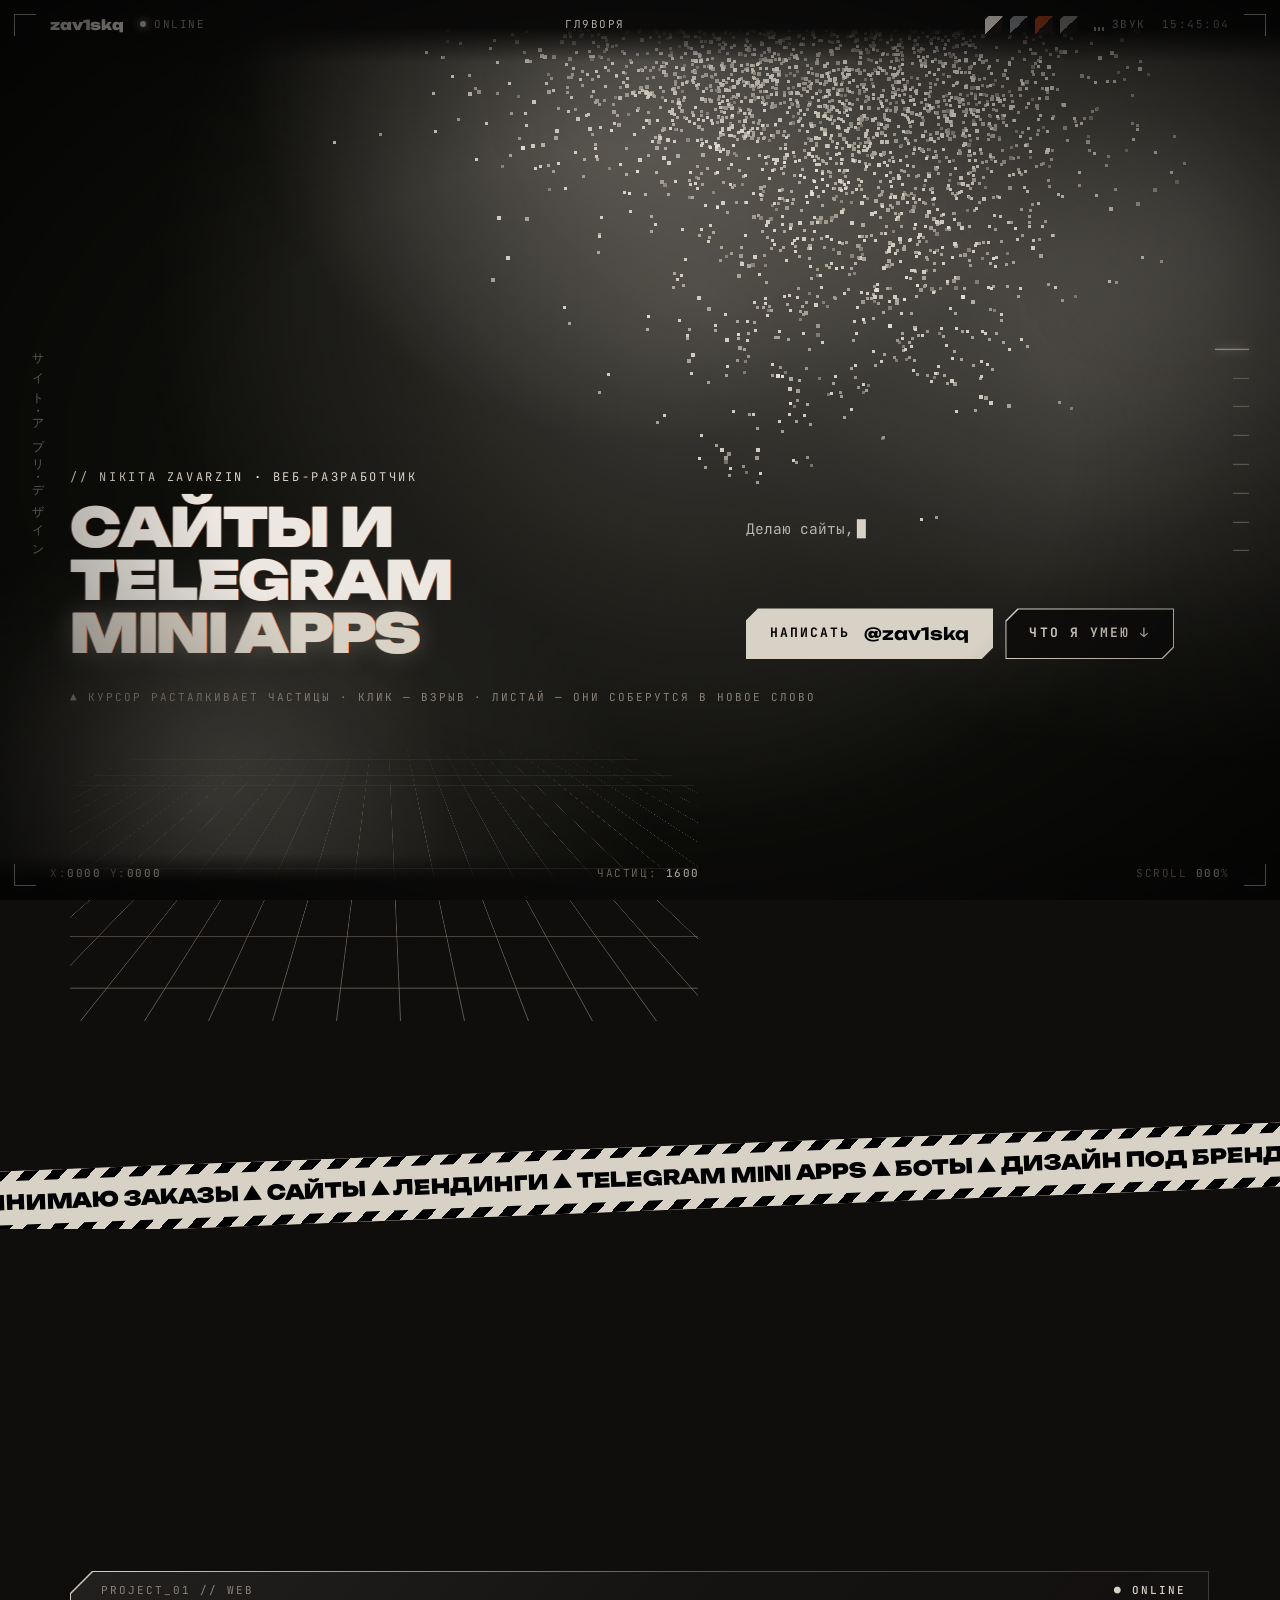
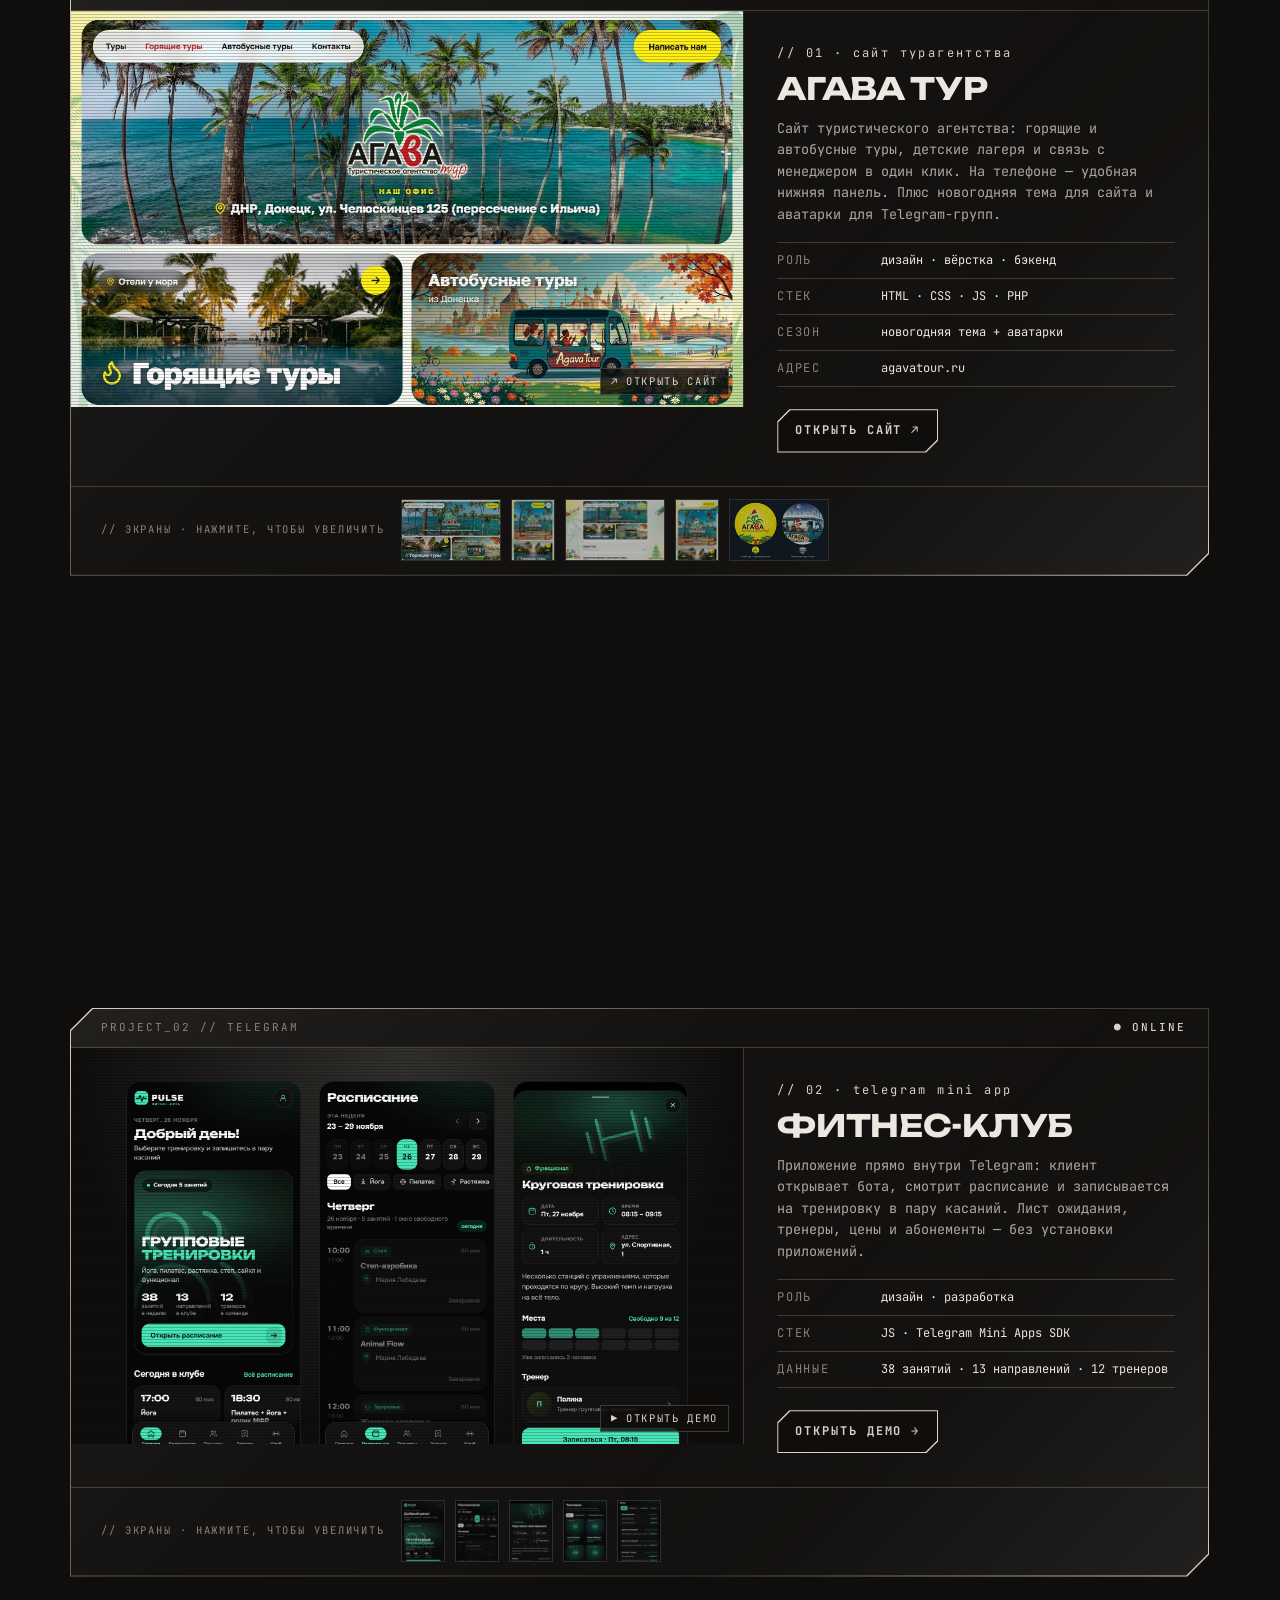
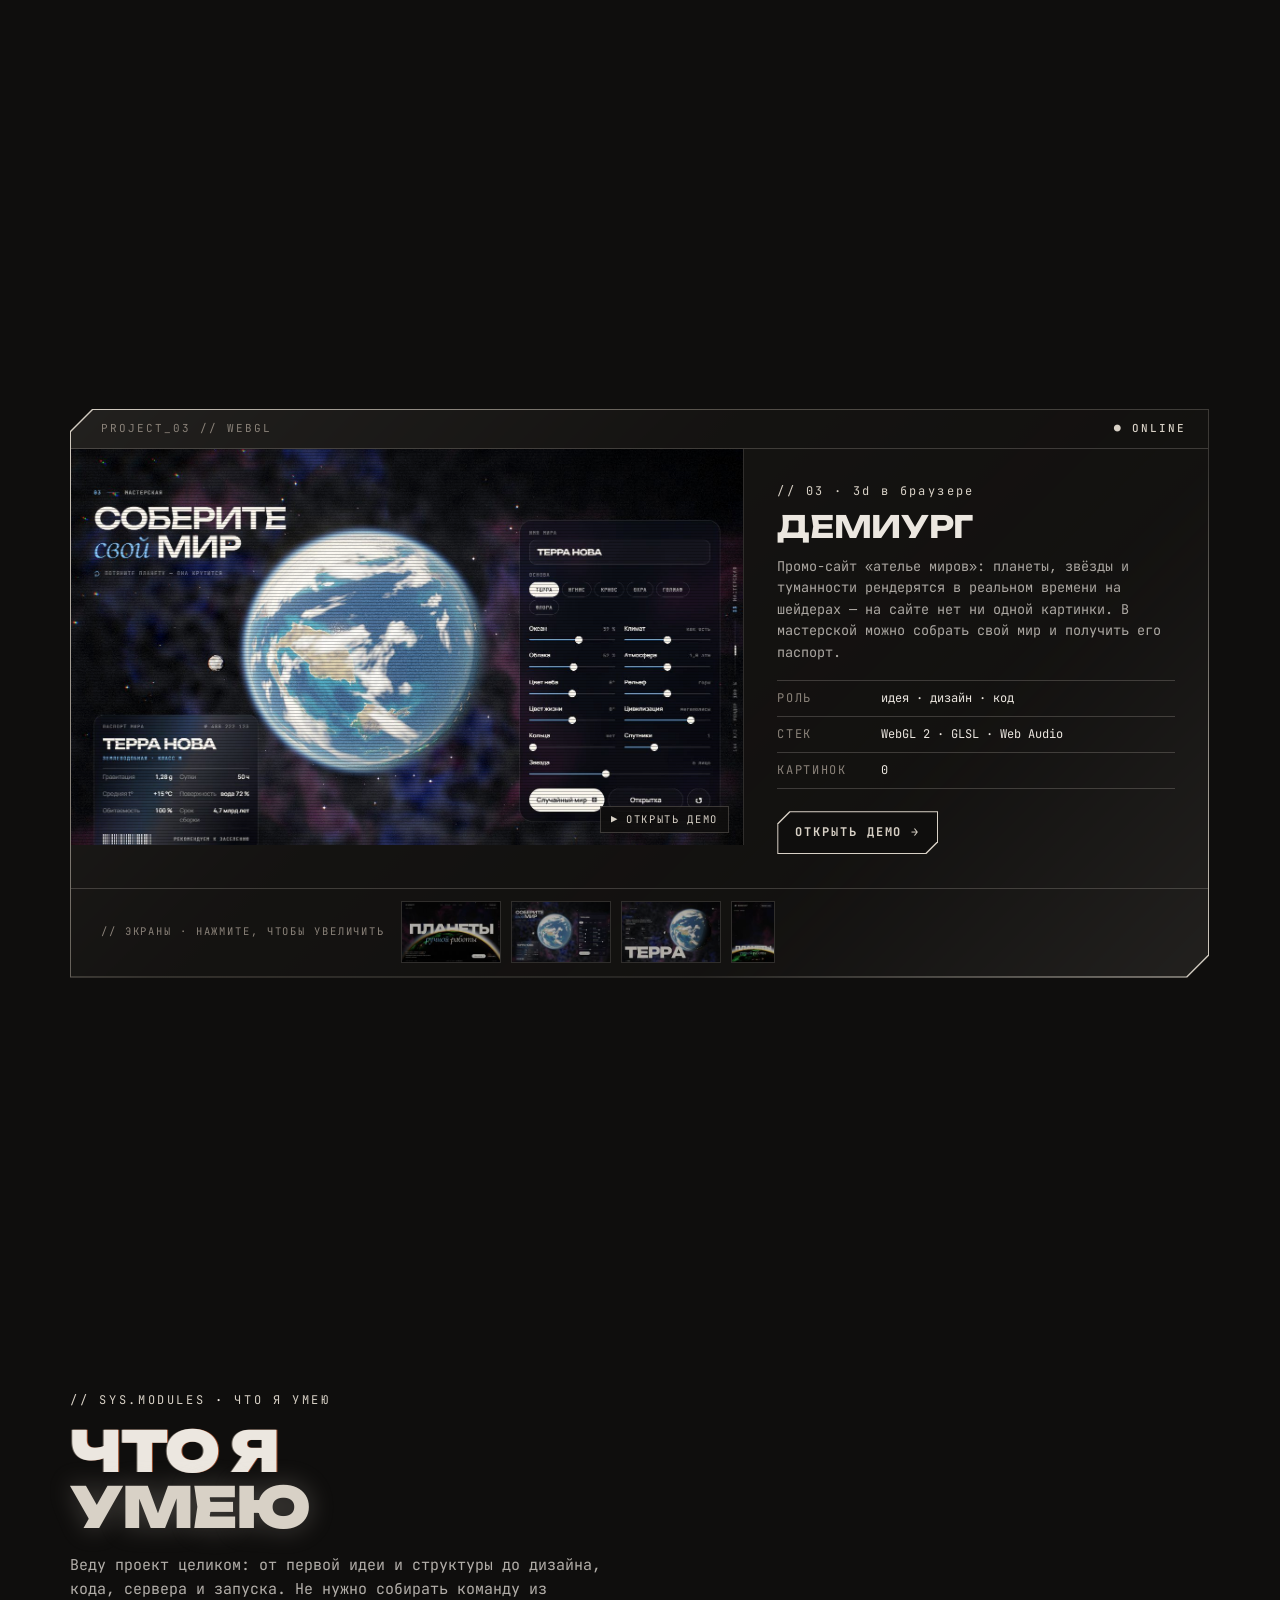
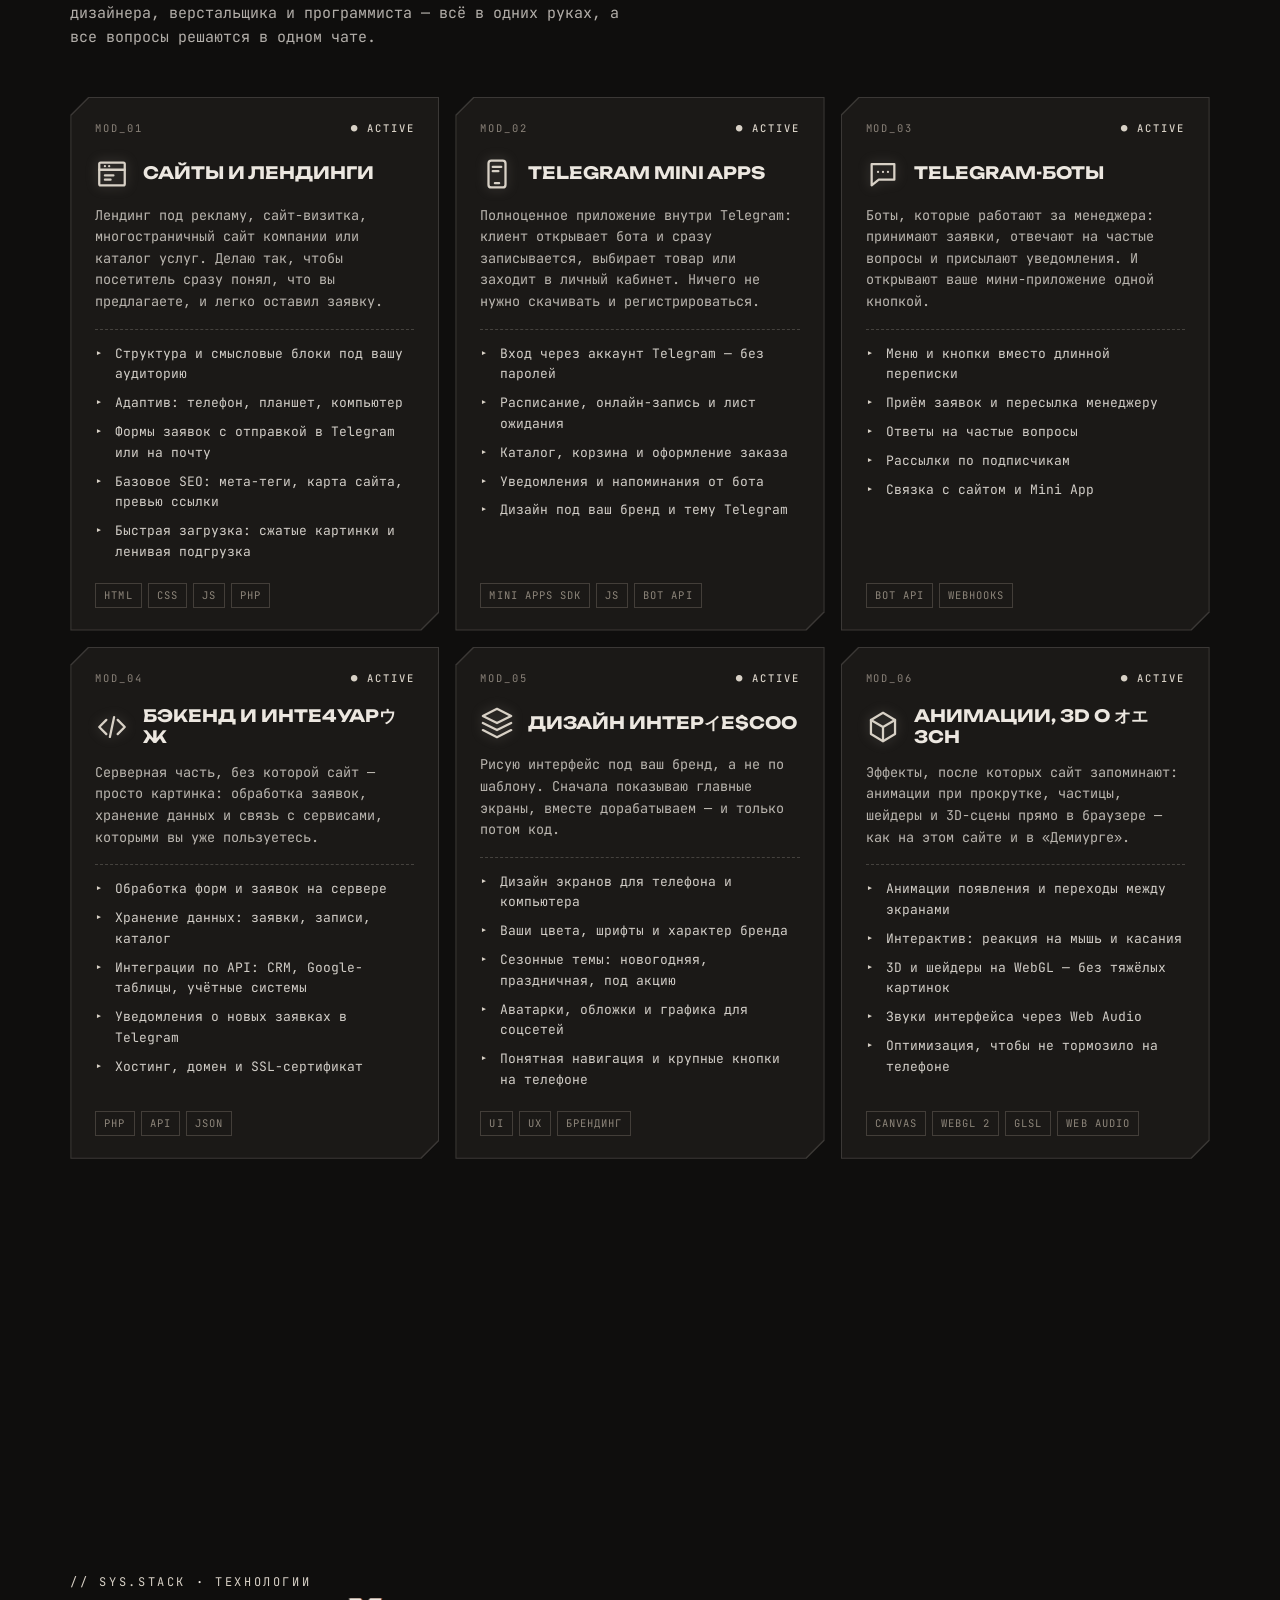
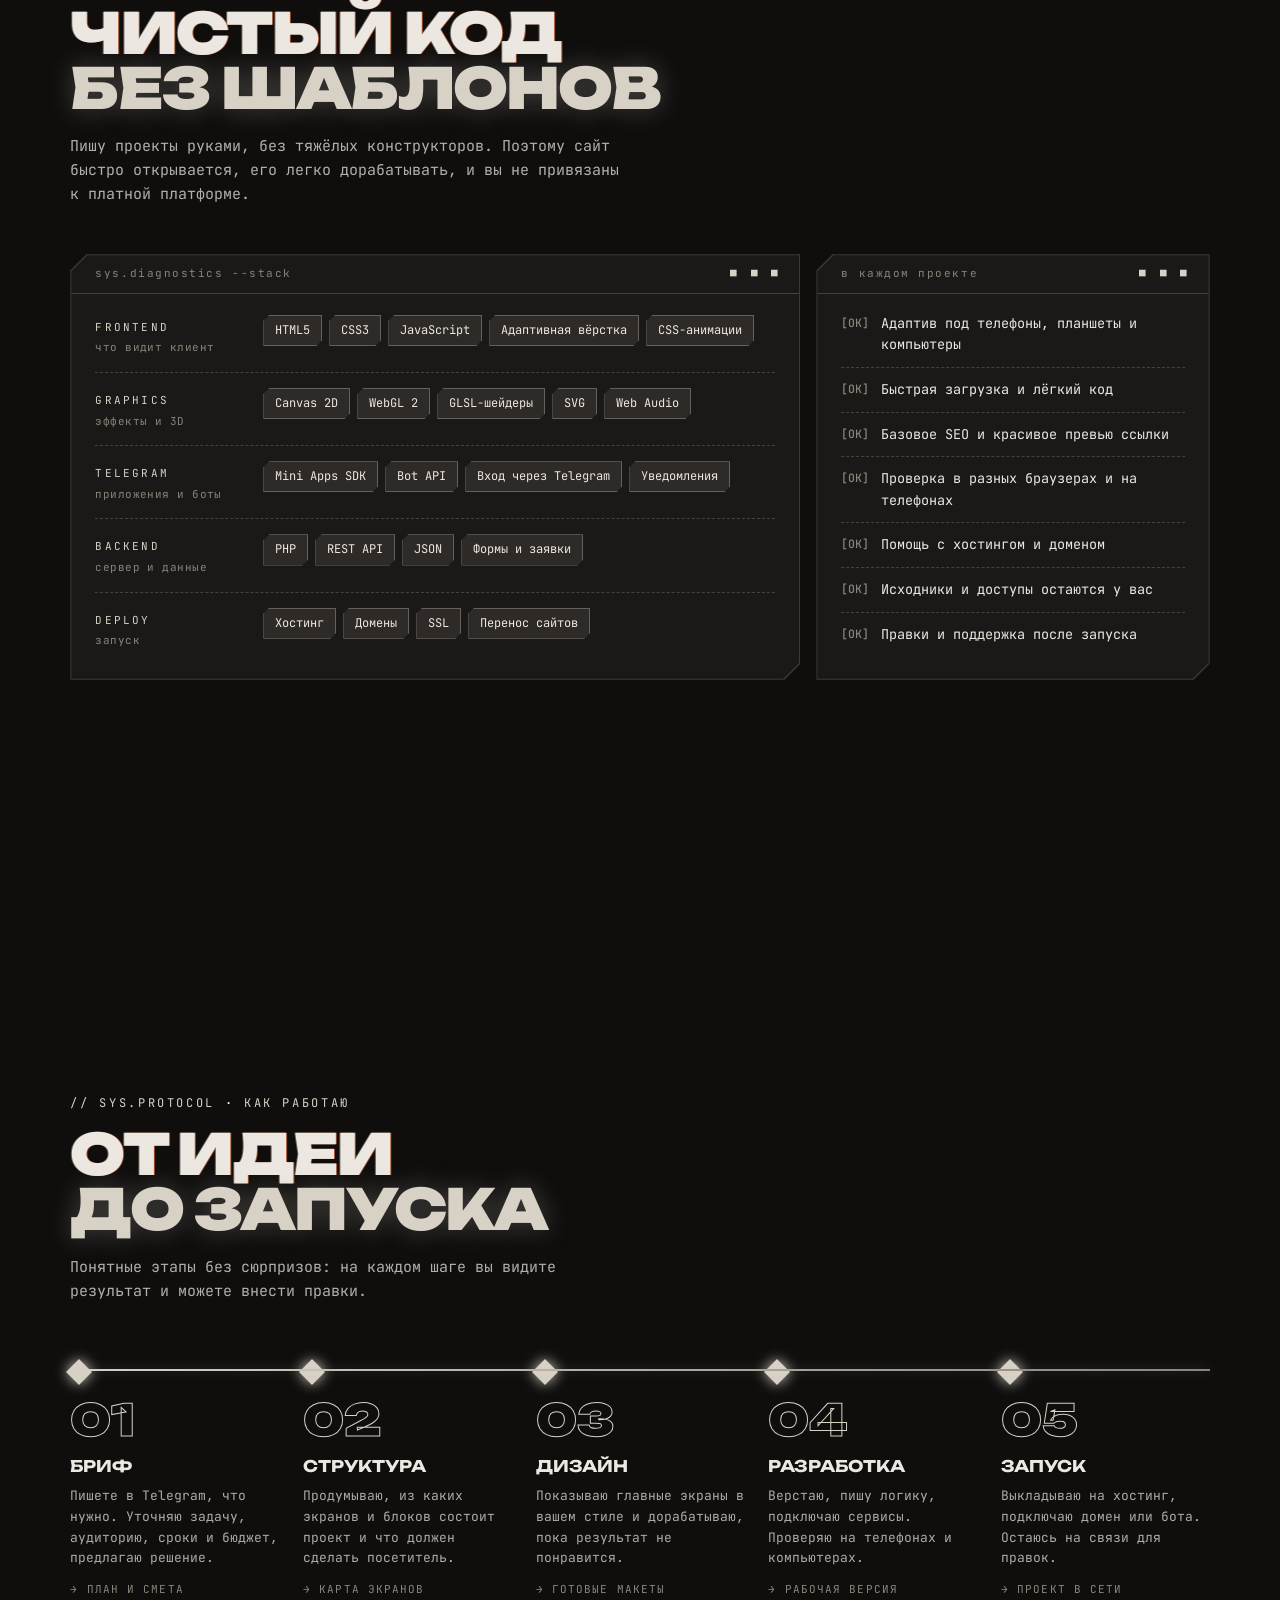
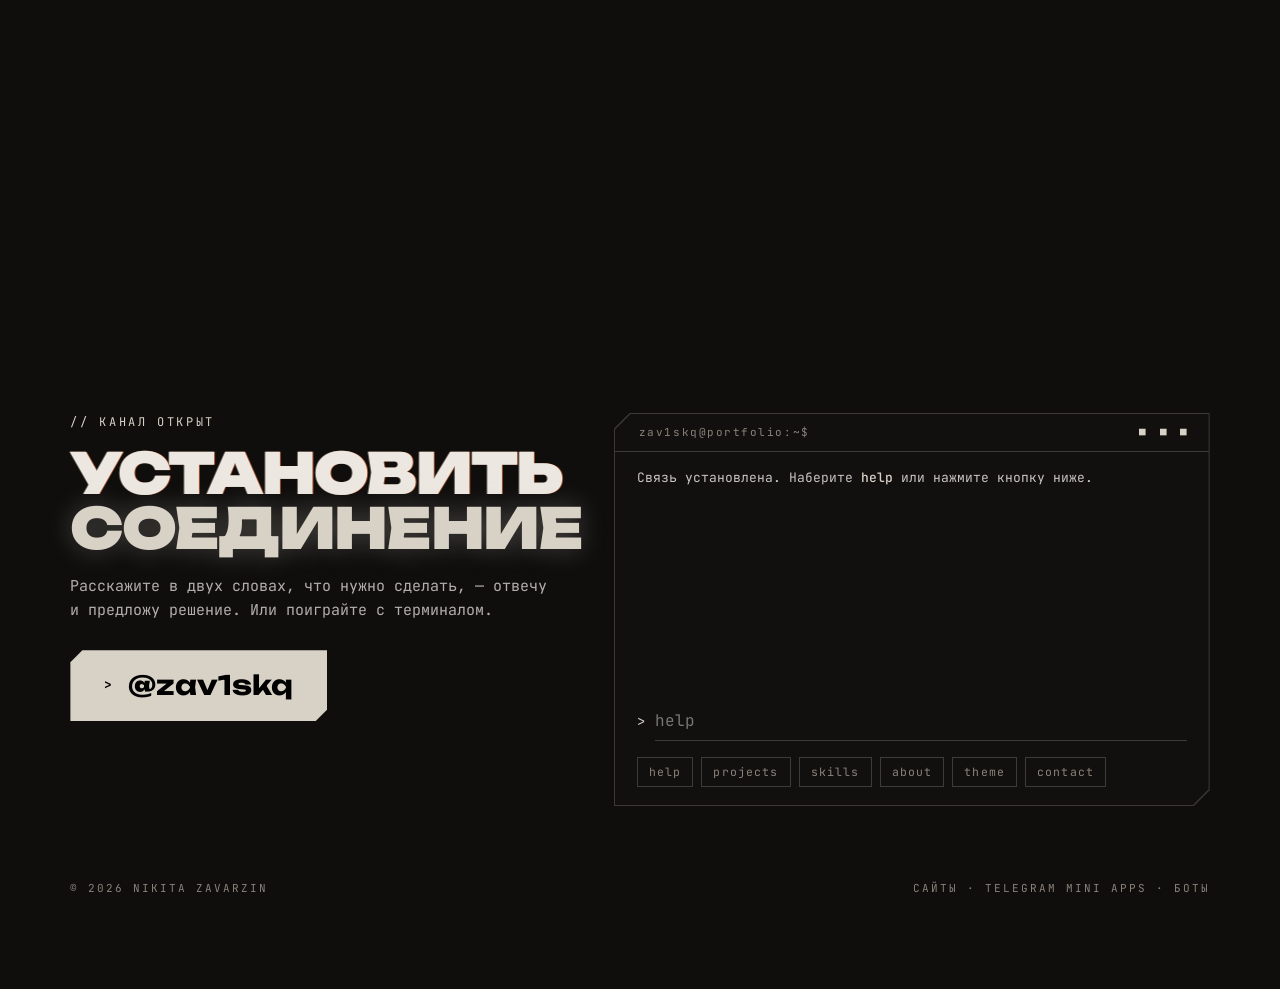
<file: index.html>
<!doctype html>
<html lang="ru" data-theme="ash">
<head>
<meta charset="utf-8">
<meta name="viewport" content="width=device-width, initial-scale=1, viewport-fit=cover">
<title>Nikita Zavarzin — сайты, Telegram Mini Apps и боты</title>
<meta name="description" content="Разработка сайтов, лендингов, Telegram Mini Apps и ботов под ключ: структура, дизайн, код, сервер и запуск. Работы, навыки и контакты.">
<meta name="theme-color" content="#0f0e0d">
<meta name="color-scheme" content="dark">
<meta property="og:type" content="website">
<meta property="og:title" content="Nikita Zavarzin — сайты и Telegram Mini Apps">
<meta property="og:description" content="Сайты, мини-приложения и боты в Telegram под ключ. Смотрите работы и пишите в Telegram.">
<!-- адрес сайта: если он поменяется, замените zav1skq.github.io здесь в двух строках -->
<meta property="og:url" content="https://zav1skq.github.io/">
<meta property="og:image" content="https://zav1skq.github.io/img/og-2.jpg">
<meta property="og:image:width" content="1200">
<meta property="og:image:height" content="630">
<meta name="twitter:card" content="summary_large_image">
<link rel="icon" href="data:image/svg+xml,%3Csvg xmlns='http://www.w3.org/2000/svg' viewBox='0 0 32 32'%3E%3Cpath d='M7 0h25v25l-7 7H0V7z' fill='%23d8d1c6'/%3E%3Cpath d='M10 10h12L10 22h12' fill='none' stroke='%230f0e0d' stroke-width='3.4'/%3E%3C/svg%3E">
<link rel="preconnect" href="https://fonts.googleapis.com">
<link rel="preconnect" href="https://fonts.gstatic.com" crossorigin>
<link href="https://fonts.googleapis.com/css2?family=JetBrains+Mono:wght@400;500;700&family=Unbounded:wght@500;700;900&display=swap" rel="stylesheet">
<link rel="stylesheet" href="css/style.css">
<script>(function(d){d.classList.add('js');try{if(sessionStorage.getItem('zv-boot'))d.classList.add('noboot');var t=localStorage.getItem('zv-theme2');if(/^(neon|yellow|red|acid|ash|smoke|ember|fog)$/.test(t))d.dataset.theme=t}catch(e){}})(document.documentElement)</script>
</head>
<body>
<canvas id="px" aria-hidden="true"></canvas>
<canvas id="smoke" aria-hidden="true"></canvas>
<div id="grab" aria-hidden="true"></div>
<div class="fx-vig"></div><div class="fx-scan"></div><div class="fx-noise"></div><div class="fx-flash" id="flash"></div>

<div class="hud-fade t"></div><div class="hud-fade b"></div>
<div class="hud">
  <i class="hc tl"></i><i class="hc tr"></i><i class="hc bl"></i><i class="hc br"></i>
  <div class="bar top">
    <div class="bar__l"><a class="logo" href="#top" aria-label="В начало">zav<i>1</i>skq</a><span class="opt"><span class="dot"></span>online</span></div>
    <span class="sec-name opt" id="secName">ГЛАВНАЯ</span>
    <div class="bar__r">
      <div class="pal" id="pal" role="group" aria-label="Цветовая гамма">
        <button type="button" data-t="ash" title="Пепел" aria-label="Палитра: пепел" style="--c1:#d8d1c6;--c2:#1a1816"></button>
        <button type="button" data-t="smoke" title="Дым" aria-label="Палитра: дым" style="--c1:#cfd6df;--c2:#15171b"></button>
        <button type="button" data-t="ember" title="Угли" aria-label="Палитра: угли" style="--c1:#ff5b24;--c2:#2a2320"></button>
        <button type="button" data-t="fog" title="Туман" aria-label="Палитра: туман" style="--c1:#cfccc6;--c2:#1e1d1c"></button>
      </div>
      <button class="snd" id="snd" type="button" aria-pressed="false"><i><span></span><span></span><span></span></i><span>Звук</span></button>
      <span class="opt" id="clock">00:00:00</span>
    </div>
  </div>
  <div class="bar bot"><span class="opt">X:<b id="cx">0000</b> Y:<b id="cy">0000</b></span><span class="opt">Частиц: <b id="pc">0000</b></span><span>Scroll <b id="sp">000</b>%</span></div>
</div>

<nav class="side" id="side" aria-label="Разделы"></nav>
<div class="kana" aria-hidden="true">サイト・アプリ・デザイン</div>
<div class="cur" id="cur" aria-hidden="true"><span class="h"></span><span class="v"></span><span class="ring"></span><span class="lbl" id="lbl"></span></div>
<div class="boot" id="boot" aria-hidden="true"><pre id="log"></pre><div class="boot__bar"><i id="bar"></i></div><small>Клик — пропустить</small></div>

<main id="top">
  <!-- ========== ПЕРВЫЙ ЭКРАН ========== -->
  <section class="step hero" data-word="ZAV1SKQ" data-y=".28" data-name="Главная">
    <div>
      <p class="tag">// Nikita Zavarzin <b>·</b> веб-разработчик</p>
      <h1 aria-label="Сайты и Telegram Mini Apps"><span class="gt" data-text="Сайты и Telegram">Сайты и Telegram</span><span class="gt p" data-text="Mini Apps">Mini Apps</span></h1>
    </div>
    <div class="hero__right">
      <p class="lead" id="lead">Делаю сайты, Telegram Mini Apps и ботов под ключ: структура, дизайн, код, сервер и запуск — всё в одних руках.</p>
      <div class="actions">
        <a class="btn btn--p" href="https://t.me/zav1skq" target="_blank" rel="noopener" data-label="CONNECT"><span>Написать</span><b>@zav1skq</b></a>
        <a class="btn" href="#skills" data-label="SCROLL">Что я умею ↓</a>
      </div>
    </div>
    <p class="hint"><span class="mouse">▲ Курсор расталкивает частицы · клик — взрыв · листай — они соберутся в новое слово</span><span class="touch">▲ Проведи пальцем по частицам · тапни по пустому месту · листай дальше</span></p>
    <div class="floor" aria-hidden="true"><i></i></div>
  </section>

  <div class="hz-wrap" aria-hidden="true"><div class="hazard"><div class="hazard__track" id="haz"></div></div></div>

  <!-- ========== ПРОЕКТЫ ========== -->
  <section class="step proj" id="p1" data-word="АГАВА" data-y=".2" data-name="Project_01">
    <article class="panel"><div class="panel__in">
      <header class="panel__head"><span>Project_01 // Web</span><b>● Online</b></header>
      <div class="panel__body">
        <a class="shot" href="https://agavatour.ru" target="_blank" rel="noopener" data-label="OPEN" aria-label="Открыть сайт АГАВА тур"><img src="img/agava-desktop.jpg" width="1440" height="706" alt="Главная страница сайта АГАВА тур"><i class="laser"></i><span class="zoom">↗ открыть сайт</span></a>
        <div class="info">
          <p class="k">// 01 · сайт турагентства</p>
          <h3 data-scramble>АГАВА тур</h3>
          <p class="desc">Сайт туристического агентства: горящие и автобусные туры, детские лагеря и связь с менеджером в один клик. На телефоне — удобная нижняя панель. Плюс новогодняя тема для сайта и аватарки для Telegram-групп.</p>
          <dl class="spec">
            <div><dt>РОЛЬ</dt><dd>дизайн · вёрстка · бэкенд</dd></div>
            <div><dt>СТЕК</dt><dd>HTML · CSS · JS · PHP</dd></div>
            <div><dt>СЕЗОН</dt><dd>новогодняя тема + аватарки</dd></div>
            <div><dt>АДРЕС</dt><dd>agavatour.ru</dd></div>
          </dl>
          <a class="btn" href="https://agavatour.ru" target="_blank" rel="noopener" data-label="OPEN">Открыть сайт ↗</a>
        </div>
      </div>
      <div class="thumbs" data-set="agava">
        <span class="thumbs__k">// экраны · нажмите, чтобы увеличить</span>
        <button type="button" data-src="img/agava-desktop.jpg" data-cap="Главная на компьютере" data-label="ZOOM" aria-label="Главная на компьютере"><img src="img/thumbs/agava-desktop.jpg" alt="" loading="lazy" decoding="async"></button>
        <button class="ph" type="button" data-src="img/agava-phone.jpg" data-cap="Сайт на телефоне" data-label="ZOOM" aria-label="Сайт на телефоне"><img src="img/thumbs/agava-phone.jpg" alt="" loading="lazy" decoding="async"></button>
        <button type="button" data-src="img/agava-ny-desktop.jpg" data-cap="Новогодняя тема на компьютере" data-label="ZOOM" aria-label="Новогодняя тема на компьютере"><img src="img/thumbs/agava-ny-desktop.jpg" alt="" loading="lazy" decoding="async"></button>
        <button class="ph" type="button" data-src="img/agava-ny-phone.jpg" data-cap="Новогодняя тема на телефоне" data-label="ZOOM" aria-label="Новогодняя тема на телефоне"><img src="img/thumbs/agava-ny-phone.jpg" alt="" loading="lazy" decoding="async"></button>
        <button type="button" data-src="img/agava-ny-avatars.jpg" data-cap="Новогодние аватарки для Telegram" data-label="ZOOM" aria-label="Новогодние аватарки для Telegram"><img src="img/thumbs/agava-ny-avatars.jpg" alt="" loading="lazy" decoding="async"></button>
      </div>
    </div></article>
  </section>

  <section class="step proj" id="p2" data-word="MINI APP" data-y=".2" data-name="Project_02">
    <article class="panel"><div class="panel__in">
      <header class="panel__head"><span>Project_02 // Telegram</span><b>● Online</b></header>
      <div class="panel__body">
        <a class="shot shot--phones" href="mini-app.html" data-demo="MINI APP" data-mobile="projects/fitness/index.html" data-label="OPEN" aria-label="Открыть демо мини-приложения">
          <img src="img/fitness-home.jpg" width="600" height="1298" alt="Главный экран мини-приложения"><img src="img/fitness-schedule.jpg" width="600" height="1298" alt="Расписание"><img src="img/fitness-booking.jpg" width="600" height="1298" alt="Запись на занятие"><i class="laser"></i><span class="zoom">▶ открыть демо</span>
        </a>
        <div class="info">
          <p class="k">// 02 · telegram mini app</p>
          <h3 data-scramble>Фитнес-клуб</h3>
          <p class="desc">Приложение прямо внутри Telegram: клиент открывает бота, смотрит расписание и записывается на тренировку в пару касаний. Лист ожидания, тренеры, цены и абонементы — без установки приложений.</p>
          <dl class="spec">
            <div><dt>РОЛЬ</dt><dd>дизайн · разработка</dd></div>
            <div><dt>СТЕК</dt><dd>JS · Telegram Mini Apps SDK</dd></div>
            <div><dt>ДАННЫЕ</dt><dd>38 занятий · 13 направлений · 12 тренеров</dd></div>
          </dl>
          <a class="btn" href="mini-app.html" data-demo="MINI APP" data-mobile="projects/fitness/index.html" data-label="OPEN">Открыть демо →</a>
        </div>
      </div>
      <div class="thumbs" data-set="fitness">
        <span class="thumbs__k">// экраны · нажмите, чтобы увеличить</span>
        <button class="ph" type="button" data-src="img/fitness-home.jpg" data-cap="Главный экран" data-label="ZOOM" aria-label="Главный экран"><img src="img/thumbs/fitness-home.jpg" alt="" loading="lazy" decoding="async"></button>
        <button class="ph" type="button" data-src="img/fitness-schedule.jpg" data-cap="Расписание на неделю" data-label="ZOOM" aria-label="Расписание на неделю"><img src="img/thumbs/fitness-schedule.jpg" alt="" loading="lazy" decoding="async"></button>
        <button class="ph" type="button" data-src="img/fitness-booking.jpg" data-cap="Запись на занятие" data-label="ZOOM" aria-label="Запись на занятие"><img src="img/thumbs/fitness-booking.jpg" alt="" loading="lazy" decoding="async"></button>
        <button class="ph" type="button" data-src="img/fitness-trainers.jpg" data-cap="Тренеры" data-label="ZOOM" aria-label="Тренеры"><img src="img/thumbs/fitness-trainers.jpg" alt="" loading="lazy" decoding="async"></button>
        <button class="ph" type="button" data-src="img/fitness-prices.jpg" data-cap="Цены и абонементы" data-label="ZOOM" aria-label="Цены и абонементы"><img src="img/thumbs/fitness-prices.jpg" alt="" loading="lazy" decoding="async"></button>
      </div>
    </div></article>
  </section>

  <section class="step proj" id="p3" data-word="ДЕМИУРГ" data-y=".2" data-name="Project_03">
    <article class="panel"><div class="panel__in">
      <header class="panel__head"><span>Project_03 // WebGL</span><b>● Online</b></header>
      <div class="panel__body">
        <a class="shot" href="projects/demiurg/index.html" data-demo="ДЕМИУРГ" data-label="OPEN" aria-label="Открыть демо Демиурга"><img src="img/demiurg-workshop.jpg" width="1440" height="900" alt="Мастерская миров на сайте Демиург"><i class="laser"></i><span class="zoom">▶ открыть демо</span></a>
        <div class="info">
          <p class="k">// 03 · 3d в браузере</p>
          <h3 data-scramble>Демиург</h3>
          <p class="desc">Промо-сайт «ателье миров»: планеты, звёзды и туманности рендерятся в реальном времени на шейдерах — на сайте нет ни одной картинки. В мастерской можно собрать свой мир и получить его паспорт.</p>
          <dl class="spec">
            <div><dt>РОЛЬ</dt><dd>идея · дизайн · код</dd></div>
            <div><dt>СТЕК</dt><dd>WebGL 2 · GLSL · Web Audio</dd></div>
            <div><dt>КАРТИНОК</dt><dd>0</dd></div>
          </dl>
          <a class="btn" href="projects/demiurg/index.html" data-demo="ДЕМИУРГ" data-label="OPEN">Открыть демо →</a>
        </div>
      </div>
      <div class="thumbs" data-set="demiurg">
        <span class="thumbs__k">// экраны · нажмите, чтобы увеличить</span>
        <button type="button" data-src="img/demiurg-hero.jpg" data-cap="Первый экран" data-label="ZOOM" aria-label="Первый экран"><img src="img/thumbs/demiurg-hero.jpg" alt="" loading="lazy" decoding="async"></button>
        <button type="button" data-src="img/demiurg-workshop.jpg" data-cap="Мастерская: настройка планеты" data-label="ZOOM" aria-label="Мастерская"><img src="img/thumbs/demiurg-workshop.jpg" alt="" loading="lazy" decoding="async"></button>
        <button type="button" data-src="img/demiurg-worlds.jpg" data-cap="Каталог миров" data-label="ZOOM" aria-label="Каталог миров"><img src="img/thumbs/demiurg-worlds.jpg" alt="" loading="lazy" decoding="async"></button>
        <button class="ph" type="button" data-src="img/demiurg-phone.jpg" data-cap="На телефоне" data-label="ZOOM" aria-label="На телефоне"><img src="img/thumbs/demiurg-phone.jpg" alt="" loading="lazy" decoding="async"></button>
      </div>
    </div></article>
  </section>

  <!-- ========== НАВЫКИ ========== -->
  <section class="step skills" id="skills" data-word="НАВЫКИ" data-y=".2" data-name="Навыки">
    <div class="sh">
      <p class="tag">// sys.modules <b>·</b> что я умею</p>
      <h2 class="h2"><span class="gt" data-text="Что я">Что я</span><span class="gt p" data-text="умею">умею</span></h2>
      <p class="txt">Веду проект целиком: от первой идеи и структуры до дизайна, кода, сервера и запуска. Не нужно собирать команду из дизайнера, верстальщика и программиста — всё в одних руках, а все вопросы решаются в одном чате.</p>
    </div>

    <div class="mods__grid">
      <article class="mod frame rv"><div class="frame__in">
        <div class="mod__top"><span>MOD_01</span><b>● ACTIVE</b></div>
        <div class="mod__title"><svg viewBox="0 0 24 24" aria-hidden="true"><rect x="3" y="4" width="18" height="16" rx="1"/><path d="M3 9h18M7 6.5h.01M10 6.5h.01M7 13h6M7 16h4"/></svg><h3 data-scramble>Сайты и лендинги</h3></div>
        <p class="mod__lead">Лендинг под рекламу, сайт-визитка, многостраничный сайт компании или каталог услуг. Делаю так, чтобы посетитель сразу понял, что вы предлагаете, и легко оставил заявку.</p>
        <ul>
          <li>Структура и смысловые блоки под вашу аудиторию</li>
          <li>Адаптив: телефон, планшет, компьютер</li>
          <li>Формы заявок с отправкой в Telegram или на почту</li>
          <li>Базовое SEO: мета-теги, карта сайта, превью ссылки</li>
          <li>Быстрая загрузка: сжатые картинки и ленивая подгрузка</li>
        </ul>
        <div class="mod__tags"><span>HTML</span><span>CSS</span><span>JS</span><span>PHP</span></div>
      </div></article>

      <article class="mod frame rv" style="--d:.08s"><div class="frame__in">
        <div class="mod__top"><span>MOD_02</span><b>● ACTIVE</b></div>
        <div class="mod__title"><svg viewBox="0 0 24 24" aria-hidden="true"><rect x="6" y="2.5" width="12" height="19" rx="2"/><path d="M10.5 18.5h3M9 7h6M9 10h4"/></svg><h3 data-scramble>Telegram Mini Apps</h3></div>
        <p class="mod__lead">Полноценное приложение внутри Telegram: клиент открывает бота и сразу записывается, выбирает товар или заходит в личный кабинет. Ничего не нужно скачивать и регистрироваться.</p>
        <ul>
          <li>Вход через аккаунт Telegram — без паролей</li>
          <li>Расписание, онлайн-запись и лист ожидания</li>
          <li>Каталог, корзина и оформление заказа</li>
          <li>Уведомления и напоминания от бота</li>
          <li>Дизайн под ваш бренд и тему Telegram</li>
        </ul>
        <div class="mod__tags"><span>Mini Apps SDK</span><span>JS</span><span>Bot API</span></div>
      </div></article>

      <article class="mod frame rv" style="--d:.16s"><div class="frame__in">
        <div class="mod__top"><span>MOD_03</span><b>● ACTIVE</b></div>
        <div class="mod__title"><svg viewBox="0 0 24 24" aria-hidden="true"><path d="M4 5h16v11H9l-5 4V5Z"/><path d="M8.5 10.5h.01M12 10.5h.01M15.5 10.5h.01"/></svg><h3 data-scramble>Telegram-боты</h3></div>
        <p class="mod__lead">Боты, которые работают за менеджера: принимают заявки, отвечают на частые вопросы и присылают уведомления. И открывают ваше мини-приложение одной кнопкой.</p>
        <ul>
          <li>Меню и кнопки вместо длинной переписки</li>
          <li>Приём заявок и пересылка менеджеру</li>
          <li>Ответы на частые вопросы</li>
          <li>Рассылки по подписчикам</li>
          <li>Связка с сайтом и Mini App</li>
        </ul>
        <div class="mod__tags"><span>Bot API</span><span>Webhooks</span></div>
      </div></article>

      <article class="mod frame rv"><div class="frame__in">
        <div class="mod__top"><span>MOD_04</span><b>● ACTIVE</b></div>
        <div class="mod__title"><svg viewBox="0 0 24 24" aria-hidden="true"><path d="M8 7 3 12l5 5M16 7l5 5-5 5M13.5 5l-3 14"/></svg><h3 data-scramble>Бэкенд и интеграции</h3></div>
        <p class="mod__lead">Серверная часть, без которой сайт — просто картинка: обработка заявок, хранение данных и связь с сервисами, которыми вы уже пользуетесь.</p>
        <ul>
          <li>Обработка форм и заявок на сервере</li>
          <li>Хранение данных: заявки, записи, каталог</li>
          <li>Интеграции по API: CRM, Google-таблицы, учётные системы</li>
          <li>Уведомления о новых заявках в Telegram</li>
          <li>Хостинг, домен и SSL-сертификат</li>
        </ul>
        <div class="mod__tags"><span>PHP</span><span>API</span><span>JSON</span></div>
      </div></article>

      <article class="mod frame rv" style="--d:.08s"><div class="frame__in">
        <div class="mod__top"><span>MOD_05</span><b>● ACTIVE</b></div>
        <div class="mod__title"><svg viewBox="0 0 24 24" aria-hidden="true"><path d="M12 2 2 7l10 5 10-5-10-5ZM2 17l10 5 10-5M2 12l10 5 10-5"/></svg><h3 data-scramble>Дизайн интерфейсов</h3></div>
        <p class="mod__lead">Рисую интерфейс под ваш бренд, а не по шаблону. Сначала показываю главные экраны, вместе дорабатываем — и только потом код.</p>
        <ul>
          <li>Дизайн экранов для телефона и компьютера</li>
          <li>Ваши цвета, шрифты и характер бренда</li>
          <li>Сезонные темы: новогодняя, праздничная, под акцию</li>
          <li>Аватарки, обложки и графика для соцсетей</li>
          <li>Понятная навигация и крупные кнопки на телефоне</li>
        </ul>
        <div class="mod__tags"><span>UI</span><span>UX</span><span>Брендинг</span></div>
      </div></article>

      <article class="mod frame rv" style="--d:.16s"><div class="frame__in">
        <div class="mod__top"><span>MOD_06</span><b>● ACTIVE</b></div>
        <div class="mod__title"><svg viewBox="0 0 24 24" aria-hidden="true"><path d="m12 2 8.5 5v10L12 22l-8.5-5V7L12 2Z"/><path d="m3.5 7 8.5 5 8.5-5M12 12v10"/></svg><h3 data-scramble>Анимации, 3D и WebGL</h3></div>
        <p class="mod__lead">Эффекты, после которых сайт запоминают: анимации при прокрутке, частицы, шейдеры и 3D-сцены прямо в браузере — как на этом сайте и в «Демиурге».</p>
        <ul>
          <li>Анимации появления и переходы между экранами</li>
          <li>Интерактив: реакция на мышь и касания</li>
          <li>3D и шейдеры на WebGL — без тяжёлых картинок</li>
          <li>Звуки интерфейса через Web Audio</li>
          <li>Оптимизация, чтобы не тормозило на телефоне</li>
        </ul>
        <div class="mod__tags"><span>Canvas</span><span>WebGL 2</span><span>GLSL</span><span>Web Audio</span></div>
      </div></article>
    </div>
  </section>

  <!-- ========== СТЕК ========== -->
  <section class="step stack" id="stack" data-word="СТЕК" data-y=".2" data-name="Стек">
    <div class="sh">
      <p class="tag">// sys.stack <b>·</b> технологии</p>
      <h2 class="h2"><span class="gt" data-text="Чистый код">Чистый код</span><span class="gt p" data-text="без шаблонов">без шаблонов</span></h2>
      <p class="txt">Пишу проекты руками, без тяжёлых конструкторов. Поэтому сайт быстро открывается, его легко дорабатывать, и вы не привязаны к платной платформе.</p>
    </div>
    <div class="stack__grid">
      <div class="frame rv"><div class="frame__in">
        <div class="frame__head">sys.diagnostics --stack<span>■ ■ ■</span></div>
        <div class="diag">
          <div class="diag__row" style="--i:0"><p class="diag__k">FRONTEND<small>что видит клиент</small></p><div class="chips"><span>HTML5</span><span>CSS3</span><span>JavaScript</span><span>Адаптивная вёрстка</span><span>CSS-анимации</span></div></div>
          <div class="diag__row" style="--i:1"><p class="diag__k">GRAPHICS<small>эффекты и 3D</small></p><div class="chips"><span>Canvas 2D</span><span>WebGL 2</span><span>GLSL-шейдеры</span><span>SVG</span><span>Web Audio</span></div></div>
          <div class="diag__row" style="--i:2"><p class="diag__k">TELEGRAM<small>приложения и боты</small></p><div class="chips"><span>Mini Apps SDK</span><span>Bot API</span><span>Вход через Telegram</span><span>Уведомления</span></div></div>
          <div class="diag__row" style="--i:3"><p class="diag__k">BACKEND<small>сервер и данные</small></p><div class="chips"><span>PHP</span><span>REST API</span><span>JSON</span><span>Формы и заявки</span></div></div>
          <div class="diag__row" style="--i:4"><p class="diag__k">DEPLOY<small>запуск</small></p><div class="chips"><span>Хостинг</span><span>Домены</span><span>SSL</span><span>Перенос сайтов</span></div></div>
        </div>
      </div></div>
      <div class="frame rv" style="--d:.12s"><div class="frame__in">
        <div class="frame__head">в каждом проекте<span>■ ■ ■</span></div>
        <ul class="checks">
          <li style="--i:0"><b>[OK]</b>Адаптив под телефоны, планшеты и компьютеры</li>
          <li style="--i:1"><b>[OK]</b>Быстрая загрузка и лёгкий код</li>
          <li style="--i:2"><b>[OK]</b>Базовое SEO и красивое превью ссылки</li>
          <li style="--i:3"><b>[OK]</b>Проверка в разных браузерах и на телефонах</li>
          <li style="--i:4"><b>[OK]</b>Помощь с хостингом и доменом</li>
          <li style="--i:5"><b>[OK]</b>Исходники и доступы остаются у вас</li>
          <li style="--i:6"><b>[OK]</b>Правки и поддержка после запуска</li>
        </ul>
      </div></div>
    </div>
  </section>

  <!-- ========== ПРОЦЕСС ========== -->
  <section class="step proc" id="process" data-word="ПРОЦЕСС" data-y=".2" data-name="Процесс">
    <div class="sh">
      <p class="tag">// sys.protocol <b>·</b> как работаю</p>
      <h2 class="h2"><span class="gt" data-text="От идеи">От идеи</span><span class="gt p" data-text="до запуска">до запуска</span></h2>
      <p class="txt">Понятные этапы без сюрпризов: на каждом шаге вы видите результат и можете внести правки.</p>
    </div>
    <ol class="flow" id="flow">
      <li style="--i:0"><span class="n">01</span><h3>Бриф</h3><p>Пишете в Telegram, что нужно. Уточняю задачу, аудиторию, сроки и бюджет, предлагаю решение.</p><p class="out">→ план и смета</p></li>
      <li style="--i:1"><span class="n">02</span><h3>Структура</h3><p>Продумываю, из каких экранов и блоков состоит проект и что должен сделать посетитель.</p><p class="out">→ карта экранов</p></li>
      <li style="--i:2"><span class="n">03</span><h3>Дизайн</h3><p>Показываю главные экраны в вашем стиле и дорабатываю, пока результат не понравится.</p><p class="out">→ готовые макеты</p></li>
      <li style="--i:3"><span class="n">04</span><h3>Разработка</h3><p>Верстаю, пишу логику, подключаю сервисы. Проверяю на телефонах и компьютерах.</p><p class="out">→ рабочая версия</p></li>
      <li style="--i:4"><span class="n">05</span><h3>Запуск</h3><p>Выкладываю на хостинг, подключаю домен или бота. Остаюсь на связи для правок.</p><p class="out">→ проект в сети</p></li>
    </ol>
  </section>

  <!-- ========== СВЯЗЬ ========== -->
  <section class="step contact" id="contact" data-word="СВЯЗЬ" data-y=".2" data-name="Связь">
    <div>
      <p class="tag">// канал открыт</p>
      <h2 class="h2"><span class="gt" data-text="Установить">Установить</span><span class="gt p" data-text="соединение">соединение</span></h2>
      <p class="txt">Расскажите в двух словах, что нужно сделать, — отвечу и предложу решение. Или поиграйте с терминалом.</p>
      <a class="btn btn--p btn--xl" href="https://t.me/zav1skq" target="_blank" rel="noopener" data-label="CONNECT"><span>&gt;</span><b>@zav1skq</b></a>
    </div>
    <div class="term frame"><div class="frame__in">
      <div class="frame__head">zav1skq@portfolio:~$<span>■ ■ ■</span></div>
      <div class="term__out" id="tout" aria-live="polite"></div>
      <form class="term__form" id="tform" autocomplete="off"><span>&gt;</span><input id="tin" spellcheck="false" autocapitalize="off" aria-label="Команда терминала" placeholder="help"></form>
      <div class="qc" id="qc"><button type="button" data-cmd="help">help</button><button type="button" data-cmd="projects">projects</button><button type="button" data-cmd="skills">skills</button><button type="button" data-cmd="about">about</button><button type="button" data-cmd="theme">theme</button><button type="button" data-cmd="contact">contact</button></div>
    </div></div>
    <p class="foot"><span>© <span id="year">2026</span> Nikita Zavarzin</span><span>Сайты · Telegram Mini Apps · боты</span></p>
  </section>
</main>

<div class="warp" id="warp" hidden aria-hidden="true">
  <div class="warp__in">
    <p class="tag" id="warpTag">// переход</p>
    <p class="warp__t"><span id="warpVerb">подключение к</span> <b id="warpName">демо</b><i>_</i></p>
    <div class="warp__bar"><i></i></div>
  </div>
</div>

<div class="lb" id="lb" role="dialog" aria-modal="true" aria-label="Просмотр скриншота" hidden>
  <div class="lb__frame" id="lbFrame"><div class="lb__in">
    <div class="lb__head"><span id="lbCap"></span><b id="lbNum">01/01</b></div>
    <img id="lbImg" alt="">
  </div></div>
  <button class="lb__nav prev" type="button" data-label="PREV" aria-label="Предыдущий скриншот">‹</button>
  <button class="lb__nav next" type="button" data-label="NEXT" aria-label="Следующий скриншот">›</button>
  <button class="lb__close" type="button" data-label="EXIT" aria-label="Закрыть">✕ Esc</button>
</div>

<script src="js/main.js"></script>
</body>
</html>
</file>
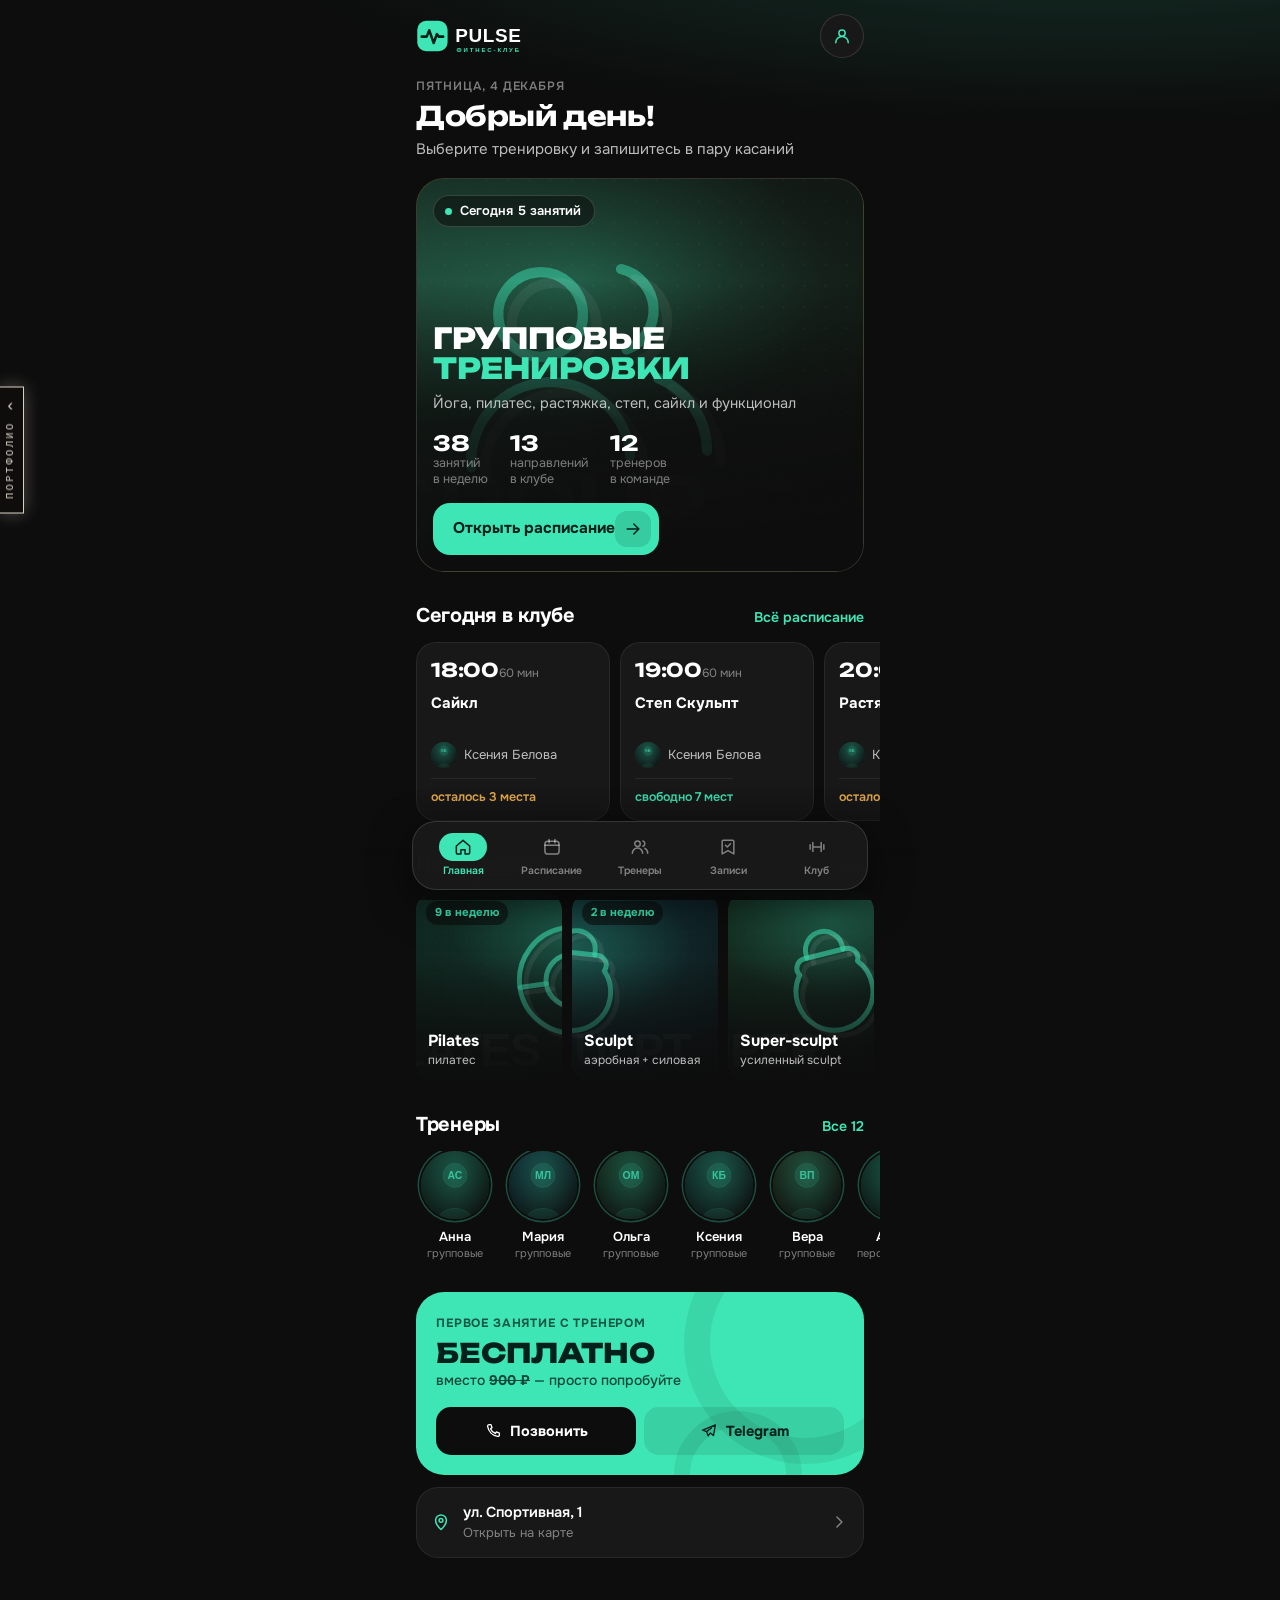
<file: projects/fitness/index.html>
<!doctype html>
<html lang="ru">
<head>
  <meta charset="utf-8">
  <meta name="viewport" content="width=device-width, initial-scale=1, maximum-scale=1, user-scalable=no, viewport-fit=cover">
  <meta name="theme-color" content="#0d0d0d">
  <meta name="color-scheme" content="dark">
  <title>PULSE — фитнес-клуб (демо Mini App)</title>

  <!-- Telegram Mini App SDK (в демо для портфолио грузится без блокировки страницы) -->
  <script src="https://telegram.org/js/telegram-web-app.js" async></script>

  <link rel="preconnect" href="https://fonts.googleapis.com">
  <link rel="preconnect" href="https://fonts.gstatic.com" crossorigin>
  <link href="https://fonts.googleapis.com/css2?family=Onest:wght@400;500;600;700;800&family=Unbounded:wght@600;700;800&display=swap" rel="stylesheet">
  <link rel="stylesheet" href="style.css?v=4">
</head>
<body>
  <div id="app"></div>
  <nav id="tabbar" aria-label="Разделы"></nav>
  <div id="sheet-root"></div>
  <div id="modal"></div>
  <div id="toast"></div>
  <script src="app.js?v=5"></script>
  <script src="../back.js" data-href="../../index.html#p2"></script>
</body>
</html>
</file>
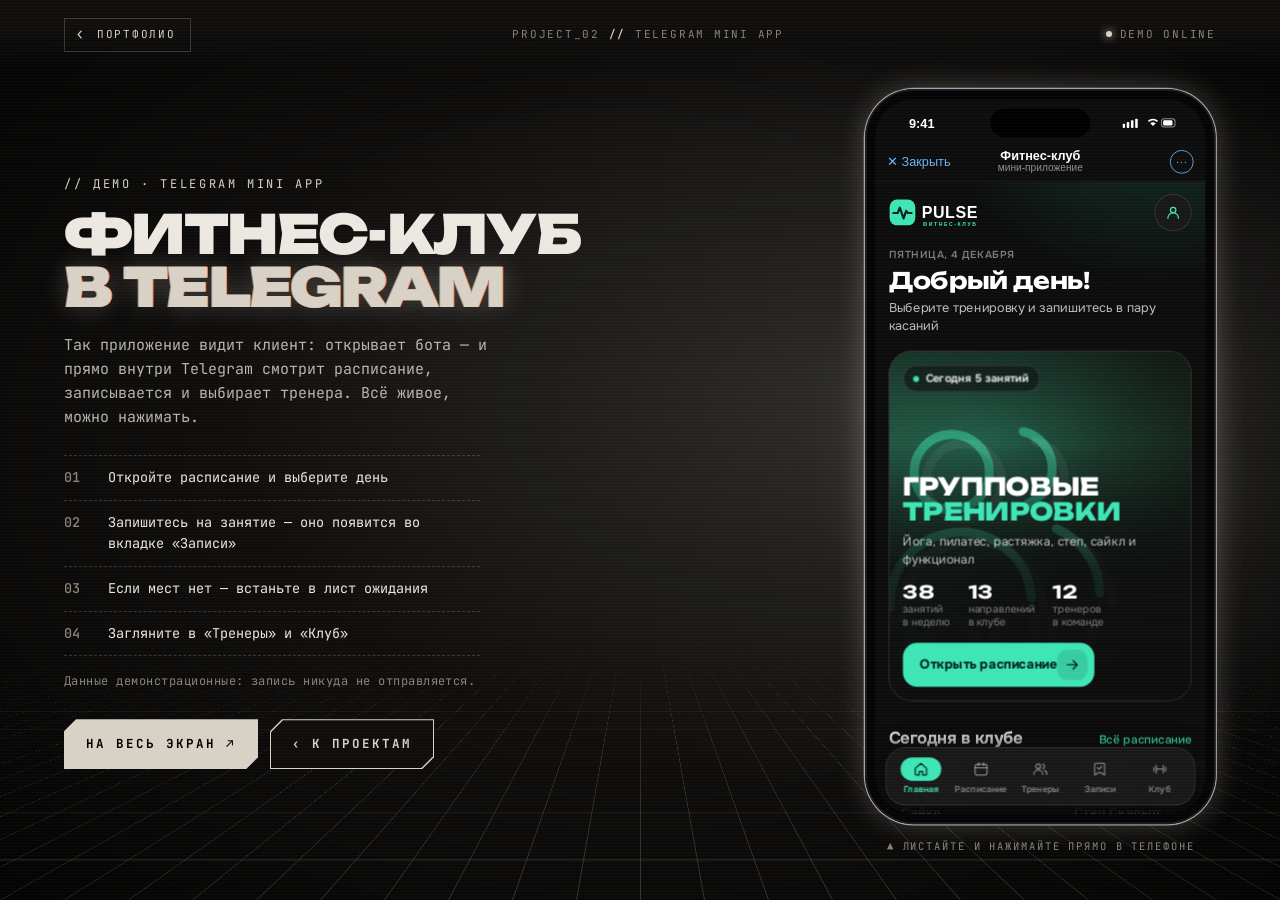
<file: mini-app.html>
<!doctype html>
<html lang="ru" data-theme="ash">
<head>
<meta charset="utf-8">
<meta name="viewport" content="width=device-width, initial-scale=1, viewport-fit=cover">
<title>Mini App фитнес-клуба — демо · Nikita Zavarzin</title>
<meta name="description" content="Живое демо Telegram Mini App фитнес-клуба: расписание, запись, тренеры и цены.">
<meta name="theme-color" content="#0f0e0d">
<meta name="color-scheme" content="dark">
<!-- на телефоне сразу открываем само приложение на весь экран -->
<script>if (innerWidth < 760) location.replace('projects/fitness/index.html');</script>
<script>(function(d){try{var t=localStorage.getItem('zv-theme2');if(/^(neon|yellow|red|acid|ash|smoke|ember|fog)$/.test(t))d.dataset.theme=t}catch(e){}})(document.documentElement)</script>
<link rel="icon" href="data:image/svg+xml,%3Csvg xmlns='http://www.w3.org/2000/svg' viewBox='0 0 32 32'%3E%3Cpath d='M7 0h25v25l-7 7H0V7z' fill='%23d8d1c6'/%3E%3Cpath d='M10 10h12L10 22h12' fill='none' stroke='%230f0e0d' stroke-width='3.4'/%3E%3C/svg%3E">
<link rel="preconnect" href="https://fonts.googleapis.com">
<link rel="preconnect" href="https://fonts.gstatic.com" crossorigin>
<link href="https://fonts.googleapis.com/css2?family=JetBrains+Mono:wght@400;500;700&family=Unbounded:wght@700;900&display=swap" rel="stylesheet">
<style>
:root { --line: color-mix(in srgb, var(--p) 22%, transparent); --glow: color-mix(in srgb, var(--p) 55%, transparent); --on-p: #000; --vig: rgba(0, 0, 0, .7); --gx: clamp(24px, 5vw, 80px); }
:root, [data-theme="neon"] { --p: #ff2bd6; --s: #00e5ff; --a: #fff200; --bg: #09050f; --fg: #f6eefe; --dim: #8f84a6; }
[data-theme="yellow"] { --p: #fcee0a; --s: #00f0ff; --a: #ff003c; --bg: #07080a; --fg: #f3f3e9; --dim: #86887c; }
[data-theme="red"]    { --p: #ff2244; --s: #e9eef5; --a: #ff8a00; --bg: #0b0405; --fg: #f7eeee; --dim: #9c8588; }
[data-theme="acid"]   { --p: #c8ff3d; --s: #9b6bff; --a: #00f0ff; --bg: #050607; --fg: #eef3e6; --dim: #7f8977; }
[data-theme="ash"]    { --p: #d8d1c6; --s: #8d857a; --a: #ff7a3d; --bg: #0f0e0d; --fg: #ece7e0; --dim: #8a8279; --glow: color-mix(in srgb, var(--p) 28%, transparent); }
[data-theme="smoke"]  { --p: #cfd6df; --s: #6f7b8b; --a: #9fd8ff; --bg: #0c0d10; --fg: #e7eaee; --dim: #7c848f; --glow: color-mix(in srgb, var(--p) 28%, transparent); }
[data-theme="ember"]  { --p: #ff5b24; --s: #9d958c; --a: #ffb38a; --bg: #0e0b0a; --fg: #efe8e1; --dim: #8d837b; --glow: color-mix(in srgb, var(--p) 45%, transparent); }
[data-theme="fog"]    { --p: #1e1d1c; --s: #75706a; --a: #c2412b; --bg: #cfccc6; --fg: #171615; --dim: #5e5953; --on-p: #efece7; --vig: rgba(80, 72, 64, .3); --glow: color-mix(in srgb, var(--p) 18%, transparent); }
* { box-sizing: border-box; margin: 0; padding: 0; }
html { background: var(--bg); }
body { min-height: 100vh; color: var(--fg); font: 400 14px/1.6 'JetBrains Mono', ui-monospace, monospace; overflow-x: hidden; }
a { color: inherit; text-decoration: none; }
ul { list-style: none; }
:focus-visible { outline: 1px solid var(--p); outline-offset: 3px; }
@keyframes blink { 50% { opacity: 0; } }

.fx-scan { position: fixed; inset: 0; z-index: 50; pointer-events: none; background: repeating-linear-gradient(180deg, rgba(255, 255, 255, .025) 0 1px, transparent 1px 3px); }
.fx-vig { position: fixed; inset: 0; z-index: 0; pointer-events: none; background: radial-gradient(ellipse at 70% 45%, color-mix(in srgb, var(--p) 16%, transparent), transparent 55%), radial-gradient(ellipse at center, transparent 50%, var(--vig)); }
.floor { position: fixed; left: 0; right: 0; bottom: 0; height: 30vh; z-index: 0; overflow: hidden; perspective: 320px; perspective-origin: 50% 0; pointer-events: none; -webkit-mask-image: linear-gradient(transparent, #000 40%); mask-image: linear-gradient(transparent, #000 40%); opacity: .5; }
.floor i { position: absolute; left: -80%; right: -80%; bottom: 0; height: 300%; transform: rotateX(74deg); transform-origin: 50% 100%;
  background-image: linear-gradient(color-mix(in srgb, var(--s) 70%, transparent) 1.5px, transparent 1.5px), linear-gradient(90deg, color-mix(in srgb, var(--s) 70%, transparent) 1.5px, transparent 1.5px);
  background-size: 64px 64px; animation: floor 1.4s linear infinite; }
@keyframes floor { from { transform: rotateX(74deg) translateY(0); } to { transform: rotateX(74deg) translateY(64px); } }

.top { position: fixed; top: 0; left: 0; right: 0; z-index: 40; display: flex; align-items: center; justify-content: space-between; gap: 16px; padding: 18px var(--gx); font-size: 11px; letter-spacing: .16em; text-transform: uppercase; color: var(--dim);
  background: linear-gradient(var(--bg) 40%, transparent); }
.top b { color: var(--p); font-weight: 500; }
.top .dot { display: inline-block; width: 6px; height: 6px; margin-right: 8px; border-radius: 50%; background: var(--p); box-shadow: 0 0 8px var(--p); animation: blink 1.2s infinite; vertical-align: 1px; }
.back { display: inline-flex; align-items: center; gap: 10px; padding: 7px 14px 7px 10px; border: 1px solid var(--line); color: var(--p); transition: background .2s, color .2s, border-color .2s; }
.back:hover { background: var(--p); color: var(--on-p); border-color: var(--p); }
.back i { font-style: normal; font-size: 16px; line-height: .8; }

.wrap { position: relative; z-index: 1; min-height: 100vh; display: grid; grid-template-columns: minmax(0, 1fr) auto; align-items: center; gap: 40px clamp(32px, 5vw, 90px); padding: 84px var(--gx) 40px; max-width: 1360px; margin: 0 auto; }
.tag { color: var(--p); font-size: 12px; letter-spacing: .22em; text-transform: uppercase; }
h1 { margin-top: 14px; font: 900 clamp(32px, 4.2vw, 62px)/.98 'Unbounded', sans-serif; text-transform: uppercase; letter-spacing: -.03em; }
h1 span { display: block; color: var(--p); text-shadow: 0 0 26px var(--glow), -1px 0 var(--s), 1px 0 var(--a); }
.lead { margin-top: 20px; max-width: 48ch; font-size: 15px; color: color-mix(in srgb, var(--fg) 76%, transparent); }
.try { margin-top: 26px; max-width: 52ch; border-top: 1px dashed var(--line); }
.try li { display: grid; grid-template-columns: 34px 1fr; gap: 10px; padding: 11px 0; border-bottom: 1px dashed var(--line); font-size: 13.5px; }
.try b { color: var(--s); font-weight: 500; }
.note { margin-top: 16px; font-size: 12px; letter-spacing: .04em; color: var(--dim); }
.actions { display: flex; flex-wrap: wrap; gap: 12px; margin-top: 28px; }
.btn { --c: 12px; position: relative; isolation: isolate; display: inline-flex; align-items: center; gap: 12px; padding: 15px 22px; font-weight: 700; font-size: 12.5px; letter-spacing: .16em; text-transform: uppercase; color: var(--p);
  background: var(--p); clip-path: polygon(var(--c) 0, 100% 0, 100% calc(100% - var(--c)), calc(100% - var(--c)) 100%, 0 100%, 0 var(--c)); }
.btn::before { content: ''; position: absolute; inset: 1px; z-index: -1; background: var(--bg); clip-path: inherit; transition: opacity .25s; }
.btn:hover { color: var(--on-p); } .btn:hover::before { opacity: 0; }
.btn--p { color: var(--on-p); } .btn--p::before { opacity: 0; }
.btn--p:hover { color: var(--p); } .btn--p:hover::before { opacity: 1; }

/* телефон */
.stage { position: relative; width: calc(414px * var(--k, 1)); height: calc(868px * var(--k, 1)); }
.stage::before { content: ''; position: absolute; inset: 8% -10%; z-index: -1; background: radial-gradient(closest-side, color-mix(in srgb, var(--p) 30%, transparent), transparent); filter: blur(30px); }
.phone { position: absolute; left: 0; top: 0; width: 414px; height: 868px; padding: 12px; border-radius: 58px; background: #050507; transform: scale(var(--k, 1)); transform-origin: 0 0;
  box-shadow: 0 0 0 1.5px color-mix(in srgb, var(--p) 70%, #333), 0 0 34px var(--glow), inset 0 0 0 2px #1b1b20; animation: on .9s cubic-bezier(.2, .8, .2, 1) .15s backwards; }
@keyframes on { 0% { opacity: 0; transform: scale(var(--k, 1)) translateY(30px); filter: brightness(3); } 60% { opacity: 1; filter: brightness(1.4); } 100% { transform: scale(var(--k, 1)); filter: none; } }
.phone__screen { position: relative; width: 390px; height: 844px; overflow: hidden; border-radius: 46px; background: #0d0d0d; display: flex; flex-direction: column; }
.island { position: absolute; left: 50%; top: 23px; z-index: 3; width: 118px; height: 34px; margin-left: -59px; border-radius: 20px; background: #000; }
.sb { flex: none; height: 50px; display: flex; align-items: center; justify-content: space-between; padding: 6px 34px 0 40px; font: 600 15px/1 -apple-system, 'Segoe UI', sans-serif; color: #fff; }
.sb svg { height: 12px; fill: #fff; }
.tgbar { flex: none; height: 48px; display: grid; grid-template-columns: 90px 1fr 90px; align-items: center; padding: 0 14px; background: #0d0d0d; border-bottom: 1px solid #1d1d1d; font: 500 15px/1.15 -apple-system, 'Segoe UI', sans-serif; color: #fff; }
.tgbar .x { color: #6ab3f3; font-size: 15px; }
.tgbar .ttl { text-align: center; font-weight: 600; }
.tgbar .ttl small { display: block; font-size: 12px; font-weight: 400; color: #8d8d93; }
.tgbar .dots { justify-self: end; width: 28px; height: 28px; border-radius: 50%; border: 1.6px solid #6ab3f3; color: #6ab3f3; display: grid; place-items: center; font-size: 13px; letter-spacing: 1px; line-height: 1; padding-bottom: 6px; }
.phone iframe { flex: 1; width: 100%; border: 0; display: block; background: #0d0d0d; }
.hint { margin-top: 14px; text-align: center; font-size: 10.5px; letter-spacing: .18em; color: var(--dim); text-transform: uppercase; }

@media (max-width: 1000px) { .wrap { grid-template-columns: minmax(0, 1fr) auto; gap: 28px; } .try li:nth-child(n+4) { display: none; } }
@media (prefers-reduced-motion: reduce) { *, *::before, *::after { animation: none !important; transition: none !important; } }
</style>
</head>
<body>
<div class="fx-vig"></div><div class="floor" aria-hidden="true"><i></i></div><div class="fx-scan"></div>

<header class="top">
  <a class="back" href="index.html#p2" data-back><i>‹</i>Портфолио</a>
  <span>Project_02 <b>//</b> Telegram Mini App</span>
  <span><span class="dot"></span>demo online</span>
</header>

<main class="wrap">
  <section>
    <p class="tag">// демо · telegram mini app</p>
    <h1>Фитнес-клуб<span>в Telegram</span></h1>
    <p class="lead">Так приложение видит клиент: открывает бота — и прямо внутри Telegram смотрит расписание, записывается и выбирает тренера. Всё живое, можно нажимать.</p>
    <ul class="try">
      <li><b>01</b>Откройте расписание и выберите день</li>
      <li><b>02</b>Запишитесь на занятие — оно появится во вкладке «Записи»</li>
      <li><b>03</b>Если мест нет — встаньте в лист ожидания</li>
      <li><b>04</b>Загляните в «Тренеры» и «Клуб»</li>
    </ul>
    <p class="note">Данные демонстрационные: запись никуда не отправляется.</p>
    <div class="actions">
      <a class="btn btn--p" href="projects/fitness/index.html" target="_blank" rel="noopener">На весь экран ↗</a>
      <a class="btn" href="index.html#p2" data-back>‹ К проектам</a>
    </div>
  </section>

  <div>
    <div class="stage" id="stage">
      <div class="phone">
        <div class="phone__screen">
          <div class="sb"><span>9:41</span><svg viewBox="0 0 64 12" aria-hidden="true"><rect x="0" y="7" width="3" height="5" rx="1"/><rect x="5" y="5" width="3" height="7" rx="1"/><rect x="10" y="3" width="3" height="9" rx="1"/><rect x="15" y="1" width="3" height="11" rx="1"/><path d="M30 3.5a9 9 0 0 1 12 0l-1.4 1.5a7 7 0 0 0-9.2 0Zm2.8 3a5 5 0 0 1 6.4 0L36 9.8Z"/><rect x="46" y="1" width="16" height="10" rx="3" fill="none" stroke="#fff" stroke-width="1.2" opacity=".5"/><rect x="48" y="3" width="11" height="6" rx="1.5"/></svg></div>
          <div class="tgbar"><span class="x">✕ Закрыть</span><span class="ttl">Фитнес-клуб<small>мини-приложение</small></span><span class="dots">...</span></div>
          <iframe src="projects/fitness/index.html" title="Демо мини-приложения фитнес-клуба"></iframe>
        </div>
        <i class="island"></i>
      </div>
    </div>
    <p class="hint">▲ Листайте и нажимайте прямо в телефоне</p>
  </div>
</main>

<script src="projects/back.js" data-tab="0" data-href="index.html#p2"></script>
<script>
(function () {
  var stage = document.getElementById('stage');
  function fit() {
    var k = Math.min(1, (innerHeight - 165) / 868, (innerWidth * .5) / 414);
    stage.style.setProperty('--k', Math.max(.55, k).toFixed(3));
  }
  fit(); addEventListener('resize', fit);
  document.querySelectorAll('[data-back]').forEach(function (a) {
    a.addEventListener('click', function (e) {
      if (e.button || e.metaKey || e.ctrlKey || e.shiftKey || e.altKey || !window.zvBack) return;
      e.preventDefault(); window.zvBack();
    });
  });
})();
</script>
</body>
</html>
</file>
<file: css/style.css>
/* =========================================================
   Портфолио Nikita Zavarzin — киберпанк + частицы
   Цвета палитр — сразу ниже. --p основной, --s второй, --a акцент.
   ========================================================= */
/* общие значения — до палитр, чтобы палитры могли их переопределить */
:root {
  --line: color-mix(in srgb, var(--p) 22%, transparent);
  --glow: color-mix(in srgb, var(--p) 55%, transparent);
  --on-p: #000;                                   /* цвет текста на кнопках цвета --p */
  --vig: rgba(0, 0, 0, .72);                      /* затемнение по краям экрана */
  --scan: rgba(255, 255, 255, .03);               /* сканлайны */
  --smoke: 255, 255, 255; --smoke-o: 0;           /* дым на фоне: цвет (r, g, b) и плотность, 0 — без дыма */
  --gx: clamp(20px, 5.5vw, 96px);
  --cut: 22px;
}
/* неоновые палитры */
:root, [data-theme="neon"] { --p: #ff2bd6; --s: #00e5ff; --a: #fff200; --bg: #09050f; --bg2: #130a1e; --fg: #f6eefe; --dim: #8f84a6; }
[data-theme="yellow"] { --p: #fcee0a; --s: #00f0ff; --a: #ff003c; --bg: #07080a; --bg2: #101216; --fg: #f3f3e9; --dim: #86887c; }
[data-theme="red"]    { --p: #ff2244; --s: #e9eef5; --a: #ff8a00; --bg: #0b0405; --bg2: #170a0d; --fg: #f7eeee; --dim: #9c8588; }
[data-theme="acid"]   { --p: #c8ff3d; --s: #9b6bff; --a: #00f0ff; --bg: #050607; --bg2: #0d100b; --fg: #eef3e6; --dim: #7f8977; }
/* пепельно-дымные палитры */
[data-theme="ash"]   { --p: #d8d1c6; --s: #8d857a; --a: #ff7a3d; --bg: #0f0e0d; --bg2: #1a1816; --fg: #ece7e0; --dim: #8a8279;
  --glow: color-mix(in srgb, var(--p) 28%, transparent); --smoke: 222, 214, 202; --smoke-o: .5; }
[data-theme="smoke"] { --p: #cfd6df; --s: #6f7b8b; --a: #9fd8ff; --bg: #0c0d10; --bg2: #15171b; --fg: #e7eaee; --dim: #7c848f;
  --glow: color-mix(in srgb, var(--p) 28%, transparent); --smoke: 198, 208, 222; --smoke-o: .55; }
[data-theme="ember"] { --p: #ff5b24; --s: #9d958c; --a: #ffb38a; --bg: #0e0b0a; --bg2: #191412; --fg: #efe8e1; --dim: #8d837b;
  --glow: color-mix(in srgb, var(--p) 45%, transparent); --smoke: 178, 166, 156; --smoke-o: .45; }
[data-theme="fog"]   { --p: #1e1d1c; --s: #75706a; --a: #c2412b; --bg: #cfccc6; --bg2: #dcd9d4; --fg: #171615; --dim: #5e5953;
  --on-p: #efece7; --vig: rgba(80, 72, 64, .32); --scan: rgba(0, 0, 0, .035);
  --glow: color-mix(in srgb, var(--p) 18%, transparent); --smoke: 252, 250, 247; --smoke-o: .8; }

* { box-sizing: border-box; margin: 0; padding: 0; }
html { background: var(--bg); scroll-behavior: smooth; transition: background-color .4s; }
body { color: var(--fg); font: 400 14px/1.6 'JetBrains Mono', ui-monospace, monospace; overflow-x: hidden; }
body.lb-open { overflow: hidden; }
@media (hover: hover) and (pointer: fine) { body, a, button, input { cursor: none; } }
a { color: inherit; text-decoration: none; }
img { display: block; max-width: 100%; }
button { font: inherit; color: inherit; background: none; border: 0; }
ul, ol { list-style: none; }
::selection { background: var(--p); color: var(--on-p); }
:focus-visible { outline: 1px solid var(--p); outline-offset: 3px; }
@keyframes blink { 50% { opacity: 0; } }

/* ================= ФОНОВЫЕ ЭФФЕКТЫ ================= */
#px { position: fixed; inset: 0; z-index: 0; width: 100vw; height: 100vh; display: block; }
/* дым: маленький холст, растянутый на весь экран, — мягкий и почти бесплатный для видеокарты */
#smoke { position: fixed; inset: 0; z-index: 0; width: 100vw; height: 100vh; display: block; pointer-events: none; opacity: var(--smoke-o); transition: opacity .8s; }
/* зона захвата пальца над словом из частиц (телефоны): пока палец ведёт по частицам, страница не листается */
#grab { position: fixed; left: 0; top: 0; z-index: 3; display: none; touch-action: none; -webkit-tap-highlight-color: transparent; }
#grab.on { display: block; }
.fx-scan { position: fixed; inset: 0; z-index: 80; pointer-events: none; background: repeating-linear-gradient(180deg, var(--scan) 0 1px, transparent 1px 3px); }
.fx-vig { position: fixed; inset: 0; z-index: 79; pointer-events: none; background: radial-gradient(ellipse at center, transparent 48%, var(--vig)); }
.fx-noise { position: fixed; inset: -50%; z-index: 81; pointer-events: none; opacity: .06; animation: noise .4s steps(4) infinite;
  background-image: url("data:image/svg+xml,%3Csvg xmlns='http://www.w3.org/2000/svg' width='160' height='160'%3E%3Cfilter id='n'%3E%3CfeTurbulence type='fractalNoise' baseFrequency='.9' numOctaves='2'/%3E%3C/filter%3E%3Crect width='160' height='160' filter='url(%23n)'/%3E%3C/svg%3E"); }
@keyframes noise { 0% { transform: translate(0, 0); } 25% { transform: translate(-5%, 3%); } 50% { transform: translate(4%, -4%); } 75% { transform: translate(-3%, -2%); } }
.fx-flash { position: fixed; inset: 0; z-index: 86; pointer-events: none; opacity: 0; mix-blend-mode: screen;
  background: repeating-linear-gradient(0deg, color-mix(in srgb, var(--p) 40%, transparent) 0 2px, transparent 2px 7px, color-mix(in srgb, var(--s) 30%, transparent) 7px 8px, transparent 8px 14px); }
.fx-flash.on { animation: flash .42s steps(5) both; }
@keyframes flash { 0% { opacity: 1; transform: translateX(-12px); } 20% { opacity: .2; transform: translateX(16px); } 40% { opacity: .9; transform: translateX(-6px) scaleY(1.4); } 60% { opacity: .3; transform: none; } 100% { opacity: 0; } }

/* ================= HUD ================= */
.hud { position: fixed; inset: 14px; z-index: 70; pointer-events: none; }
/* затемнение под верхней и нижней панелью, чтобы текст под ними не мешал */
.hud-fade { position: fixed; left: 0; right: 0; z-index: 69; pointer-events: none; }
.hud-fade.t { top: 0; height: 62px; background: linear-gradient(var(--bg) 45%, transparent); }
.hud-fade.b { bottom: 0; height: 46px; background: linear-gradient(transparent, var(--bg) 60%); }
@media (max-width: 760px) { .hud-fade.b { display: none; } }
.hc { position: absolute; width: 22px; height: 22px; border: 1.5px solid var(--p); filter: drop-shadow(0 0 6px var(--glow)); }
.hc.tl { top: 0; left: 0; border-right: 0; border-bottom: 0; } .hc.tr { top: 0; right: 0; border-left: 0; border-bottom: 0; }
.hc.bl { bottom: 0; left: 0; border-right: 0; border-top: 0; } .hc.br { bottom: 0; right: 0; border-left: 0; border-top: 0; }
.bar { position: absolute; left: 36px; right: 36px; display: flex; align-items: center; justify-content: space-between; gap: 18px; font-size: 11px; letter-spacing: .14em; text-transform: uppercase; color: var(--dim); white-space: nowrap; }
.bar.top { top: -2px; height: 26px; } .bar.bot { bottom: 3px; }
.bar b { color: var(--p); font-weight: 500; }
.bar__l, .bar__r { display: flex; align-items: center; gap: 16px; }
.logo { pointer-events: auto; font: 900 14px/1 'Unbounded', sans-serif; letter-spacing: -.01em; color: var(--fg); text-transform: none; }
.logo i { font-style: normal; color: var(--p); }
.sec-name { color: var(--fg); }
.dot { display: inline-block; width: 6px; height: 6px; margin-right: 8px; border-radius: 50%; background: var(--p); box-shadow: 0 0 8px var(--p); animation: blink 1.2s infinite; vertical-align: 1px; }
.pal { pointer-events: auto; display: flex; align-items: center; gap: 7px; }
.pal button { position: relative; width: 18px; height: 18px; background: linear-gradient(135deg, var(--c1) 50%, var(--c2) 50%); clip-path: polygon(4px 0, 100% 0, 100% calc(100% - 4px), calc(100% - 4px) 100%, 0 100%, 0 4px); opacity: .55; transition: opacity .2s, transform .2s; }
.pal button:hover { opacity: 1; transform: scale(1.15); }
.pal button.on { opacity: 1; outline: 1px solid var(--fg); outline-offset: 2px; }
.snd { pointer-events: auto; display: inline-flex; align-items: center; gap: 8px; color: var(--dim); letter-spacing: .14em; text-transform: uppercase; font-size: 11px; }
.snd i { display: inline-flex; align-items: flex-end; gap: 2px; height: 11px; }
.snd i span { width: 2px; height: 30%; background: currentColor; }
.snd.on { color: var(--p); }
.snd.on i span { animation: eq .8s ease-in-out infinite alternate; }
.snd.on i span:nth-child(2) { animation-delay: -.3s; } .snd.on i span:nth-child(3) { animation-delay: -.6s; }
@keyframes eq { from { height: 20%; } to { height: 100%; } }
@media (max-width: 760px) {
  .bar .opt, .bar.bot { display: none; } .bar { left: 30px; right: 30px; gap: 10px; }
  .pal { gap: 5px; } .pal button { width: 15px; height: 15px; } .snd > span { display: none; }
}

.side { position: fixed; right: clamp(22px, 2.4vw, 40px); top: 50%; z-index: 72; transform: translateY(-50%); display: grid; gap: 12px; justify-items: end; }
.side button { display: flex; align-items: center; gap: 10px; font-size: 10.5px; letter-spacing: .16em; text-transform: uppercase; color: var(--dim); transition: color .3s; }
.side button::after { content: ''; width: 16px; height: 1px; background: currentColor; transition: width .3s; }
.side button.on { color: var(--p); }
.side button.on::after { width: 34px; box-shadow: 0 0 8px var(--p); }
.side button span { opacity: 0; transition: opacity .3s; }
.side:hover button span, .side button:focus-visible span { opacity: 1; }
.side:hover::before { content: ''; position: absolute; inset: -14px -16px -14px -24px; z-index: -1; background: color-mix(in srgb, var(--bg) 88%, transparent); }
@media (max-width: 760px) { .side { display: none; } }

.kana { position: fixed; left: clamp(22px, 2.2vw, 36px); top: 50%; z-index: 72; transform: translateY(-50%); writing-mode: vertical-rl; font-size: 12px; letter-spacing: .5em; color: color-mix(in srgb, var(--p) 55%, transparent); pointer-events: none; }
@media (max-width: 900px) { .kana { display: none; } }

/* курсор-прицел */
.cur { position: fixed; left: 0; top: 0; z-index: 100; pointer-events: none; opacity: 0; transition: opacity .3s; }
.cur.on { opacity: 1; }
.cur span { position: absolute; background: var(--p); box-shadow: 0 0 6px var(--p); }
.cur .h { width: 30px; height: 1px; left: -15px; top: 0; } .cur .v { width: 1px; height: 30px; left: 0; top: -15px; }
.cur .ring { left: -19px; top: -19px; width: 38px; height: 38px; background: none; box-shadow: none; border: 1px solid color-mix(in srgb, var(--p) 60%, transparent); border-radius: 50%; transition: transform .25s, border-radius .25s; }
.cur .lbl { left: 18px; top: 12px; background: none; box-shadow: none; color: var(--p); font-size: 10px; letter-spacing: .14em; white-space: nowrap; }
.cur.hot .ring { transform: scale(1.7) rotate(45deg); border-radius: 0; border-color: var(--p); }
@media (hover: none), (pointer: coarse) { .cur { display: none; } }

/* загрузка (показывается один раз за визит) */
.boot { display: none; position: fixed; inset: 0; z-index: 95; flex-direction: column; justify-content: flex-end; padding: 48px; background: var(--bg); }
.js .boot { display: flex; }
.js.noboot .boot { display: none; }
.boot pre { font: 13px/1.75 'JetBrains Mono', monospace; color: var(--p); white-space: pre-wrap; }
.boot pre i { font-style: normal; color: var(--fg); }
.boot__bar { margin-top: 18px; height: 2px; background: var(--line); }
.boot__bar i { display: block; width: 0; height: 100%; background: var(--p); box-shadow: 0 0 12px var(--p); transition: width .15s; }
.boot small { margin-top: 14px; font-size: 11px; letter-spacing: .16em; color: var(--dim); text-transform: uppercase; }
.boot.off { animation: crtOff .55s cubic-bezier(.7, 0, .3, 1) forwards; }
@keyframes crtOff { 0% { transform: none; } 55% { transform: scale(1, .004); filter: brightness(5); } 100% { transform: scale(0, .004); filter: brightness(9); opacity: 0; visibility: hidden; } }

/* ================= ОБЩЕЕ ================= */
main { position: relative; z-index: 1; }
.step { position: relative; min-height: 100vh; padding: 36vh var(--gx) 10vh; }
.tag { color: var(--p); font-size: 12px; letter-spacing: .22em; text-transform: uppercase; }
.tag b { color: var(--fg); font-weight: 500; }
.h2 { margin-top: 14px; font: 900 clamp(30px, 4.4vw, 66px)/.98 'Unbounded', sans-serif; text-transform: uppercase; letter-spacing: -.03em; }
.h2 .gt.p { color: var(--p); text-shadow: 0 0 26px var(--glow); }
.sh { max-width: 1000px; }
.txt { margin-top: 18px; max-width: 62ch; color: color-mix(in srgb, var(--fg) 74%, transparent); font-size: 15px; }

/* глитч-заголовки */
.gt { position: relative; display: block; text-shadow: -1px 0 color-mix(in srgb, var(--s) 70%, transparent), 1px 0 color-mix(in srgb, var(--a) 60%, transparent); }
.gt::before, .gt::after { content: attr(data-text); position: absolute; inset: 0; pointer-events: none; }
.gt::before { color: var(--s); clip-path: inset(0 0 100% 0); animation: gA 3.6s infinite steps(1); }
.gt::after { color: var(--a); clip-path: inset(100% 0 0 0); animation: gB 3.6s infinite steps(1); }
/* глитч крутится только у заголовков, которые сейчас на экране (класс .live ставит скрипт) — меньше работы браузеру */
.js .gt:not(.live)::before, .js .gt:not(.live)::after { animation-play-state: paused; }
.gt:nth-child(2)::before, .gt:nth-child(2)::after { animation-delay: -1.7s; }
@keyframes gA { 0%, 84%, 100% { clip-path: inset(0 0 100% 0); transform: none; } 86% { clip-path: inset(12% 0 62% 0); transform: translate(-7px, -1px); } 88% { clip-path: inset(52% 0 22% 0); transform: translate(6px, 0); } 90% { clip-path: inset(78% 0 4% 0); transform: translate(-3px, 1px); } 92% { clip-path: inset(30% 0 46% 0); transform: translate(8px, 0); } }
@keyframes gB { 0%, 85%, 100% { clip-path: inset(100% 0 0 0); transform: none; } 87% { clip-path: inset(64% 0 14% 0); transform: translate(6px, 1px); } 89% { clip-path: inset(6% 0 78% 0); transform: translate(-8px, 0); } 91% { clip-path: inset(40% 0 38% 0); transform: translate(4px, -1px); } 93% { clip-path: inset(84% 0 2% 0); transform: translate(-5px, 0); } }

/* кнопки со срезанными углами */
.btn { --c: 12px; position: relative; isolation: isolate; display: inline-flex; align-items: center; gap: 14px; padding: 15px 24px; font-weight: 700; font-size: 13px; letter-spacing: .16em; text-transform: uppercase; color: var(--p);
  background: var(--p); clip-path: polygon(var(--c) 0, 100% 0, 100% calc(100% - var(--c)), calc(100% - var(--c)) 100%, 0 100%, 0 var(--c)); transition: transform .2s; }
.btn::before { content: ''; position: absolute; inset: 1px; z-index: -1; background: var(--bg); clip-path: inherit; transition: opacity .25s; }
.btn:hover { color: var(--on-p); }
.btn:hover::before { opacity: 0; }
.btn:active { transform: translateY(1px); }
.btn--p { color: var(--on-p); }
.btn--p::before { opacity: 0; }
.btn--p:hover { color: var(--p); }
.btn--p:hover::before { opacity: 1; }
.btn b { font: 700 17px/1 'Unbounded', sans-serif; letter-spacing: 0; text-transform: none; }
.btn--xl { padding: 22px 34px; }
.btn--xl b { font-size: clamp(18px, 2.1vw, 28px); }

/* рамка со срезанными углами — общая для карточек */
.frame { --cut: 16px; position: relative; padding: 1px; clip-path: polygon(var(--cut) 0, 100% 0, 100% calc(100% - var(--cut)), calc(100% - var(--cut)) 100%, 0 100%, 0 var(--cut)); background: var(--line); }
.frame__in { position: relative; height: 100%; clip-path: inherit; background: color-mix(in srgb, var(--bg2) 94%, transparent); }
.frame__head { display: flex; justify-content: space-between; gap: 12px; padding: 10px 18px 10px 24px; border-bottom: 1px solid var(--line); font-size: 11px; letter-spacing: .14em; color: var(--dim); }
.frame__head span { color: var(--p); letter-spacing: .3em; }

/* появление при прокрутке */
.js .rv { opacity: 0; }
.rv.on { opacity: 1; animation: modIn .75s cubic-bezier(.2, .8, .2, 1) backwards; animation-delay: var(--d, 0s); }
@keyframes modIn { 0% { opacity: 0; transform: scale(1, .02); filter: brightness(5); } 40% { opacity: 1; transform: scale(1, 1.04); filter: brightness(2) hue-rotate(40deg); } 60% { transform: skewX(-3deg); } 75% { opacity: .6; transform: none; } 85% { opacity: 1; } 100% { filter: none; } }

/* ================= ПЕРВЫЙ ЭКРАН ================= */
.hero { padding-top: 52vh; display: grid; grid-template-columns: minmax(0, 1.15fr) minmax(0, .85fr); align-content: start; align-items: end; gap: 26px 48px; }
.hero h1 { margin-top: 14px; font: 900 clamp(28px, 4.2vw, 64px)/.98 'Unbounded', sans-serif; letter-spacing: -.03em; text-transform: uppercase; }
.hero h1 .gt.p { color: var(--p); text-shadow: 0 0 26px var(--glow), -1px 0 var(--s), 1px 0 var(--a); }
.hero > div { position: relative; z-index: 2; }
.lead { max-width: 46ch; min-height: 4.8em; color: color-mix(in srgb, var(--fg) 74%, transparent); font-size: 14.5px; }
.js .lead:not(.go) { color: transparent; }
.lead::after { content: '█'; margin-left: 3px; color: var(--p); animation: blink 1s steps(1) infinite; }
.actions { display: flex; flex-wrap: wrap; gap: 12px; margin-top: 22px; }
.hint { position: relative; z-index: 2; grid-column: 1 / -1; margin-top: 4px; font-size: 11px; letter-spacing: .18em; color: var(--dim); text-transform: uppercase; }
.hint .touch { display: none; }
@media (hover: none), (pointer: coarse) { .hint .mouse { display: none; } .hint .touch { display: inline; } }
.floor { position: absolute; left: 0; right: 0; bottom: 0; height: 32vh; overflow: hidden; perspective: 320px; perspective-origin: 50% 0; pointer-events: none; z-index: 1;
  -webkit-mask-image: linear-gradient(transparent, #000 30%); mask-image: linear-gradient(transparent, #000 30%); }
.floor::before { content: ''; position: absolute; left: 10%; right: 10%; top: 0; height: 2px; background: var(--s); box-shadow: 0 0 26px 6px var(--s); opacity: .55; border-radius: 50%; }
.floor i { position: absolute; left: -80%; right: -80%; bottom: 0; height: 300%; transform: rotateX(74deg); transform-origin: 50% 100%;
  background-image: linear-gradient(color-mix(in srgb, var(--s) 70%, transparent) 1.5px, transparent 1.5px), linear-gradient(90deg, color-mix(in srgb, var(--s) 70%, transparent) 1.5px, transparent 1.5px);
  background-size: 64px 64px; animation: floor 1.1s linear infinite; opacity: .9; will-change: transform; }
/* двигаем саму плоскость, а не фон: так анимацию делает видеокарта без перерисовки */
@keyframes floor { from { transform: rotateX(74deg) translateY(0); } to { transform: rotateX(74deg) translateY(64px); } }
/* на телефонах — облегчённые эффекты */
@media (pointer: coarse) {
  .floor i { filter: none; }
  .fx-noise { inset: 0; animation: none; }
}
/* классы ставит скрипт по мощности устройства: меньше полноэкранных слоёв — легче видеокарте при прокрутке */
.fx-noise { display: none; }   /* зерно выключено везде: без него цвета чище (так выглядело на телефоне) */
.lite0 .fx-scan, .lite0 .floor::before { display: none; }
.lite0 .hazard { box-shadow: none; }
@media (max-width: 900px) { .hero { grid-template-columns: 1fr; padding-top: 42vh; } }

/* полоса-предупреждение */
.hz-wrap { position: relative; z-index: 2; overflow: hidden; padding: 4vh 0 2vh; }
.hazard { position: relative; margin: 0 -4vw; transform: rotate(-2.2deg); background: var(--p); color: var(--on-p); overflow: hidden; box-shadow: 0 0 40px var(--glow); }
.hazard::before, .hazard::after { content: ''; display: block; height: 10px; background: repeating-linear-gradient(-45deg, var(--on-p) 0 10px, var(--p) 10px 20px); }
.hazard__track { display: flex; width: max-content; animation: run 26s linear infinite; }
.hazard__track span { padding: 12px 0; font: 900 clamp(15px, 1.6vw, 22px)/1 'Unbounded', sans-serif; white-space: nowrap; text-transform: uppercase; letter-spacing: -.01em; }
@keyframes run { to { transform: translateX(-50%); } }

/* ================= ПРОЕКТЫ ================= */
.proj { padding-top: 38vh; }
.panel { position: relative; padding: 1px; clip-path: polygon(var(--cut) 0, 100% 0, 100% calc(100% - var(--cut)), calc(100% - var(--cut)) 100%, 0 100%, 0 var(--cut));
  background: linear-gradient(135deg, var(--p), color-mix(in srgb, var(--s) 55%, transparent) 38%, color-mix(in srgb, var(--p) 22%, transparent) 70%, var(--p)); }
.js .panel { opacity: 0; }
.panel.on { opacity: 1; animation: crtOn .95s cubic-bezier(.2, .8, .2, 1) both; }
@keyframes crtOn { 0% { transform: scale(.02, .004); filter: brightness(6) hue-rotate(60deg); } 35% { transform: scale(1, .004); filter: brightness(4); } 55% { transform: scale(1, 1.03) skewX(-4deg); filter: brightness(1.8) hue-rotate(-40deg); } 70% { transform: scale(1, 1) skewX(2deg); } 100% { transform: none; filter: none; } }
.panel__in { clip-path: inherit; background: color-mix(in srgb, var(--bg) 90%, transparent); }
.panel__head { display: flex; justify-content: space-between; gap: 12px; padding: 10px 22px 10px 30px; border-bottom: 1px solid var(--line); font-size: 11px; letter-spacing: .18em; color: var(--dim); text-transform: uppercase; }
.panel__head b { color: var(--p); font-weight: 500; }
.panel__body { display: grid; grid-template-columns: minmax(0, 1.45fr) minmax(0, 1fr); }
.shot { position: relative; display: block; width: 100%; overflow: hidden; height: clamp(240px, 44vh, 470px); border-right: 1px solid var(--line); background: #000; text-align: left; }
.shot img { width: 100%; height: 100%; object-fit: cover; object-position: top; filter: saturate(.9) contrast(1.05); transition: filter .3s; }
.shot--phones { display: flex; justify-content: center; align-items: flex-start; gap: 3%; padding: 5% 5% 0; background: radial-gradient(ellipse at 50% 0, color-mix(in srgb, var(--p) 18%, transparent), transparent 70%), var(--bg); }
.shot--phones img { width: 29%; height: auto; border-radius: 14px; border: 1px solid #222; }
.shot::after { content: ''; position: absolute; inset: 0; z-index: 2; pointer-events: none; background: repeating-linear-gradient(180deg, rgba(0, 0, 0, .22) 0 1px, transparent 1px 3px); }
.shot .laser { position: absolute; left: 0; right: 0; top: -10%; z-index: 3; height: 3px; background: var(--p); box-shadow: 0 0 18px 4px var(--p); opacity: 0; }
.shot:hover .laser { opacity: 1; animation: laser 1.4s cubic-bezier(.6, 0, .4, 1) infinite; }
@keyframes laser { from { top: -2%; } to { top: 100%; } }
.shot:hover img { animation: jit .32s steps(2) infinite; }
@keyframes jit { 0% { transform: none; } 25% { transform: translate(-4px, 1px); filter: hue-rotate(60deg) saturate(1.8); } 50% { transform: translate(4px, -1px); } 75% { transform: translate(-1px, 0); filter: hue-rotate(-60deg) saturate(1.6); } }
.shot .zoom { position: absolute; right: 14px; bottom: 12px; z-index: 4; padding: 4px 10px; background: color-mix(in srgb, var(--bg) 80%, transparent); border: 1px solid var(--line); font-size: 10.5px; letter-spacing: .16em; color: var(--p); text-transform: uppercase; }
.info { display: flex; flex-direction: column; padding: clamp(22px, 2.6vw, 36px); }
.info .k { color: var(--p); font-size: 12px; letter-spacing: .2em; }
.info h3 { margin-top: 10px; font: 700 clamp(22px, 2.4vw, 34px)/1.06 'Unbounded', sans-serif; text-transform: uppercase; letter-spacing: -.01em; }
.info .desc { margin-top: 12px; color: color-mix(in srgb, var(--fg) 70%, transparent); font-size: 13.5px; }
.spec { margin-top: 16px; border-top: 1px solid var(--line); }
.spec div { display: grid; grid-template-columns: 92px 1fr; gap: 12px; padding: 8px 0; border-bottom: 1px solid var(--line); font-size: 12px; }
.spec dt { color: var(--dim); letter-spacing: .14em; }
.info .btn { align-self: flex-start; margin-top: 22px; padding: 12px 18px; font-size: 12px; }
.thumbs { display: flex; align-items: center; gap: 10px; padding: 12px 22px 14px 30px; border-top: 1px solid var(--line); overflow-x: auto; scrollbar-width: none; }
.thumbs::-webkit-scrollbar { display: none; }
.thumbs__k { flex: none; margin-right: 6px; font-size: 10.5px; letter-spacing: .18em; color: var(--dim); text-transform: uppercase; }
.thumbs button { flex: none; width: 100px; height: 62px; overflow: hidden; border: 1px solid var(--line); background: #000; transition: border-color .2s, transform .2s, box-shadow .2s; }
.thumbs button.ph { width: 44px; }
.thumbs button img { width: 100%; height: 100%; object-fit: cover; object-position: top; opacity: .72; transition: opacity .2s; }
.thumbs button:hover { border-color: var(--p); transform: translateY(-2px); box-shadow: 0 0 12px var(--glow); }
.thumbs button:hover img { opacity: 1; }
@media (max-width: 900px) {
  .panel__body { grid-template-columns: 1fr; }
  .shot { height: clamp(200px, 34vh, 330px); border-right: 0; border-bottom: 1px solid var(--line); }
  .thumbs { padding-left: 22px; }
}

/* ================= НАВЫКИ ================= */
.mods__grid { margin-top: 48px; display: grid; grid-template-columns: repeat(3, minmax(0, 1fr)); gap: 16px; }
.mod { --cut: 18px; transition: background .3s, transform .3s; }
.mod:hover { background: linear-gradient(135deg, var(--p), var(--s)); transform: translateY(-4px); }
.mod .frame__in { display: flex; flex-direction: column; padding: 22px 24px 22px; overflow: hidden; }
.mod .frame__in::after { content: ''; position: absolute; inset: 0; pointer-events: none; transform: translateX(-110%);
  background: linear-gradient(105deg, transparent 38%, color-mix(in srgb, var(--p) 16%, transparent) 50%, transparent 62%); }
.mod:hover .frame__in::after { transform: translateX(110%); transition: transform .9s cubic-bezier(.6, 0, .3, 1); }
.mod__top { display: flex; justify-content: space-between; font-size: 10.5px; letter-spacing: .18em; color: var(--dim); }
.mod__top b { color: var(--p); font-weight: 500; }
.mod__title { display: flex; align-items: center; gap: 14px; margin-top: 20px; }
.mod svg { flex: none; width: 34px; height: 34px; fill: none; stroke: var(--p); stroke-width: 1.6; stroke-linecap: round; stroke-linejoin: round; filter: drop-shadow(0 0 6px var(--glow)); }
.mod h3 { font: 700 17px/1.22 'Unbounded', sans-serif; text-transform: uppercase; }
.mod__lead { margin-top: 14px; font-size: 13.5px; color: color-mix(in srgb, var(--fg) 76%, transparent); }
.mod ul { margin-top: 16px; padding-top: 14px; border-top: 1px dashed var(--line); display: grid; gap: 8px; font-size: 13px; }
.mod li { position: relative; padding-left: 20px; color: color-mix(in srgb, var(--fg) 88%, transparent); }
.mod li::before { content: '▸'; position: absolute; left: 0; color: var(--p); }
.mod__tags { margin-top: auto; padding-top: 20px; display: flex; flex-wrap: wrap; gap: 6px; }
.mod__tags span { padding: 3px 8px; border: 1px solid color-mix(in srgb, var(--s) 35%, transparent); font-size: 10.5px; letter-spacing: .1em; color: var(--s); text-transform: uppercase; }
@media (max-width: 1180px) { .mods__grid { grid-template-columns: repeat(2, minmax(0, 1fr)); } }
@media (max-width: 680px) { .mods__grid { grid-template-columns: 1fr; } }

/* ================= СТЕК ================= */
.stack__grid { margin-top: 48px; display: grid; grid-template-columns: minmax(0, 1.3fr) minmax(0, .7fr); gap: 16px; align-items: stretch; }
.diag { padding: 6px 24px 14px; }
.diag__row { display: grid; grid-template-columns: 150px minmax(0, 1fr); gap: 18px; align-items: start; padding: 15px 0; border-bottom: 1px dashed var(--line); }
.diag__row:last-child { border-bottom: 0; }
.diag__k { padding-top: 4px; font-size: 11px; letter-spacing: .2em; color: var(--p); }
.diag__k small { display: block; margin-top: 3px; font-size: 11px; letter-spacing: .04em; color: var(--dim); }
.chips { display: flex; flex-wrap: wrap; gap: 7px; }
.chips span { --c: 6px; padding: 5px 11px; font-size: 12px; background: color-mix(in srgb, var(--p) 9%, transparent); border: 1px solid color-mix(in srgb, var(--p) 32%, transparent);
  clip-path: polygon(var(--c) 0, 100% 0, 100% calc(100% - var(--c)), calc(100% - var(--c)) 100%, 0 100%, 0 var(--c)); transition: background .2s, color .2s; }
.chips span:hover { background: var(--p); color: var(--on-p); }
.checks { padding: 8px 24px 16px; }
.checks li { display: grid; grid-template-columns: auto minmax(0, 1fr); gap: 12px; padding: 11px 0; border-bottom: 1px dashed var(--line); font-size: 13.5px; }
.checks li:last-child { border-bottom: 0; }
.checks li b { padding-top: 1px; font-size: 11.5px; font-weight: 500; color: var(--s); }
.rv.on .checks li, .rv.on .diag__row { animation: lnIn .45s cubic-bezier(.2, .8, .2, 1) backwards; animation-delay: calc(.35s + var(--i, 0) * .1s); }
@keyframes lnIn { from { opacity: 0; transform: translateX(-12px); } }
@media (max-width: 1000px) { .stack__grid { grid-template-columns: 1fr; } }
@media (max-width: 600px) { .diag__row { grid-template-columns: 1fr; gap: 10px; } .diag, .checks { padding-left: 18px; padding-right: 18px; } }

/* ================= ПРОЦЕСС ================= */
.flow { position: relative; margin-top: 60px; display: grid; grid-template-columns: repeat(5, minmax(0, 1fr)); gap: 24px; padding-top: 36px; }
.flow::before, .flow::after { content: ''; position: absolute; left: 0; right: 0; top: 6px; height: 2px; }
.flow::before { background: var(--line); }
.flow::after { background: linear-gradient(90deg, var(--p), var(--s)); box-shadow: 0 0 12px var(--glow); transform: scaleX(0); transform-origin: left; transition: transform 2.3s cubic-bezier(.5, 0, .2, 1); }
.flow.on::after { transform: none; }
.flow li { position: relative; --dl: calc(var(--i) * .45s + .15s); }
.js .flow li { opacity: .22; transition: opacity .5s var(--dl); }
.js .flow.on li { opacity: 1; }
.flow li::before { content: ''; position: absolute; left: 0; top: -36px; width: 14px; height: 14px; transform: rotate(45deg); background: var(--bg); border: 2px solid var(--dim); transition: background .3s var(--dl), border-color .3s var(--dl), box-shadow .3s var(--dl); }
.flow.on li::before { background: var(--p); border-color: var(--p); box-shadow: 0 0 14px var(--p); }
.flow .n { display: block; font: 900 clamp(34px, 3.4vw, 52px)/1 'Unbounded', sans-serif; color: transparent; -webkit-text-stroke: 1px var(--p); }
.flow h3 { margin-top: 14px; font: 700 16px/1.2 'Unbounded', sans-serif; text-transform: uppercase; }
.flow p { margin-top: 10px; font-size: 13px; color: color-mix(in srgb, var(--fg) 72%, transparent); }
.flow .out { margin-top: 12px; font-size: 11px; letter-spacing: .1em; color: var(--s); text-transform: uppercase; }
@media (max-width: 1000px) {
  .flow { grid-template-columns: 1fr; gap: 34px; padding: 0 0 0 40px; margin-top: 44px; }
  .flow::before, .flow::after { left: 6px; right: auto; top: 0; bottom: 0; width: 2px; height: auto; }
  .flow::after { transform: scaleY(0); transform-origin: top; }
  .flow li::before { left: -40px; top: 8px; }
}

/* ================= СВЯЗЬ ================= */
.contact { display: grid; grid-template-columns: minmax(0, .9fr) minmax(0, 1.1fr); gap: 32px 56px; align-items: start; }
.contact .btn--xl { margin-top: 28px; }
.term .frame__in { background: color-mix(in srgb, var(--bg) 94%, transparent); }
.term__out { height: 240px; overflow-y: auto; padding: 16px 22px 6px; font-size: 13px; scrollbar-width: thin; scrollbar-color: var(--line) transparent; }
.ln { margin-bottom: 6px; color: color-mix(in srgb, var(--fg) 84%, transparent); }
.ln a, .ln b { color: var(--p); font-weight: 500; }
.ln a { text-decoration: underline; text-underline-offset: 3px; }
.ln.cmd { color: var(--s); }
.ln.err { color: var(--a); }
.term__form { display: flex; align-items: center; gap: 10px; padding: 10px 22px 16px; }
.term__form span { color: var(--p); }
.term__form input { flex: 1; min-width: 0; padding: 6px 0; border: 0; border-bottom: 1px solid var(--line); border-radius: 0; background: transparent; color: var(--fg); font: inherit; font-size: 16px; outline: none; caret-color: var(--p); }
.term__form input:focus { border-bottom-color: var(--p); }
.qc { display: flex; flex-wrap: wrap; gap: 8px; padding: 0 22px 18px; }
.qc button { padding: 5px 11px; border: 1px solid var(--line); font-size: 11.5px; letter-spacing: .1em; color: var(--dim); transition: color .2s, border-color .2s; }
.qc button:hover { color: var(--p); border-color: var(--p); }
.foot { grid-column: 1 / -1; margin-top: 40px; display: flex; flex-wrap: wrap; justify-content: space-between; gap: 8px 24px; font-size: 11px; letter-spacing: .18em; color: var(--dim); text-transform: uppercase; }
@media (max-width: 900px) { .contact { grid-template-columns: 1fr; } }

/* ================= ПЕРЕХОД В ДЕМО ================= */
.warp { position: fixed; inset: 0; z-index: 96; display: flex; align-items: center; justify-content: center; background: var(--bg); }
.warp[hidden] { display: none; }
.warp::after { content: ''; position: absolute; left: 0; right: 0; top: 50%; height: 2px; margin-top: -1px; background: var(--p); box-shadow: 0 0 18px 4px var(--p); opacity: 0; }
.warp.on { animation: warpIn .45s cubic-bezier(.7, 0, .3, 1) both; }
.warp.on::after { animation: warpLine .45s both; }
.warp.out { animation: warpOut .6s cubic-bezier(.7, 0, .3, 1) .05s both; }
.warp.out::after { animation: warpLine .6s .05s reverse both; }
@keyframes warpIn { 0% { clip-path: inset(50% 0 50% 0); } 45% { clip-path: inset(49.5% 0 49.5% 0); } 100% { clip-path: inset(0); } }
@keyframes warpOut { 0% { clip-path: inset(0); } 55% { clip-path: inset(49.5% 0 49.5% 0); opacity: 1; } 100% { clip-path: inset(50% 0 50% 0); opacity: 0; } }
@keyframes warpLine { 0%, 40% { opacity: 1; } 100% { opacity: 0; } }
.warp__in { width: min(560px, 86vw); }
.warp__t { margin-top: 12px; font: 900 clamp(22px, 3vw, 38px)/1.1 'Unbounded', sans-serif; text-transform: uppercase; letter-spacing: -.02em; }
.warp__t b { color: var(--p); font-weight: 900; text-shadow: 0 0 22px var(--glow); }
.warp__t i { font-style: normal; color: var(--p); animation: blink .6s steps(1) infinite; }
.warp__bar { margin-top: 22px; height: 2px; background: var(--line); }
.warp__bar i { display: block; width: 0; height: 100%; background: var(--p); box-shadow: 0 0 12px var(--p); }
.warp.on .warp__bar i { animation: warpBar .5s .35s ease-in both; }
.warp.out .warp__bar i { width: 100%; }
@keyframes warpBar { to { width: 100%; } }

/* ================= ПРОСМОТР СКРИНШОТОВ ================= */
.lb { position: fixed; inset: 0; z-index: 90; display: flex; align-items: center; justify-content: center; padding: 60px 80px; background: color-mix(in srgb, var(--bg) 92%, transparent); -webkit-backdrop-filter: blur(6px); backdrop-filter: blur(6px); }
.lb[hidden] { display: none; }
.lb__frame { --cut: 18px; position: relative; padding: 1px; clip-path: polygon(var(--cut) 0, 100% 0, 100% calc(100% - var(--cut)), calc(100% - var(--cut)) 100%, 0 100%, 0 var(--cut)); background: linear-gradient(135deg, var(--p), var(--s)); }
.lb__frame.on { animation: crtOn .6s cubic-bezier(.2, .8, .2, 1) both; }
.lb__in { clip-path: inherit; background: var(--bg); }
.lb__head { display: flex; justify-content: space-between; gap: 16px; padding: 9px 20px 9px 26px; border-bottom: 1px solid var(--line); font-size: 11px; letter-spacing: .14em; color: var(--dim); text-transform: uppercase; }
.lb__head b { color: var(--p); font-weight: 500; }
.lb img { display: block; width: auto; height: auto; max-width: calc(100vw - 162px); max-height: calc(100vh - 160px); }
.lb__nav { position: absolute; top: 50%; width: 50px; height: 50px; margin-top: -25px; border: 1px solid var(--line); background: color-mix(in srgb, var(--bg) 80%, transparent); color: var(--p); font-size: 22px; transition: border-color .2s, box-shadow .2s; }
.lb__nav:hover { border-color: var(--p); box-shadow: 0 0 14px var(--glow); }
.lb__nav.prev { left: 16px; } .lb__nav.next { right: 16px; }
.lb__close { position: absolute; top: 20px; right: 24px; padding: 6px 12px; border: 1px solid var(--line); font-size: 11px; letter-spacing: .16em; color: var(--dim); text-transform: uppercase; }
.lb__close:hover { color: var(--p); border-color: var(--p); }
@media (max-width: 760px) {
  .lb { padding: 64px 12px 84px; }
  .lb img { max-width: calc(100vw - 26px); max-height: calc(100vh - 190px); }
  .lb__nav { top: auto; bottom: 20px; margin-top: 0; }
  .lb__nav.prev { left: calc(50% - 60px); } .lb__nav.next { right: calc(50% - 60px); }
}

@media (prefers-reduced-motion: reduce) {
  html { scroll-behavior: auto; }
  *, *::before, *::after { animation: none !important; transition: none !important; }
  .js .panel, .js .rv { opacity: 1; } .boot { display: none !important; }
  .flow::after { transform: none; } .js .flow li { opacity: 1; }
}
</file>
<file: projects/fitness/style.css>
/* PULSE — демо Telegram Mini App для портфолио.
   Палитра: чёрный #0D0D0D, мятный #3EE6B5, белый. */

:root {
  --bg: #0d0d0d;
  --sheet: #141414;
  --card: #181818;
  --card-2: #202020;
  --card-3: #272626;
  --line: rgba(255, 255, 255, .07);
  --line-2: rgba(255, 255, 255, .13);
  --text: #fff;
  --text-2: rgba(255, 255, 255, .72);
  --text-3: rgba(255, 255, 255, .46);
  --acc: #3ee6b5;
  --acc-ink: #04201a;
  --acc-soft: rgba(62, 230, 181, .12);
  --acc-line: rgba(62, 230, 181, .3);
  --warn: #f0b24d;
  --warn-soft: rgba(240, 178, 77, .12);
  --danger: #ff6b5e;
  --r-xl: 28px;
  --r-lg: 22px;
  --r-md: 16px;
  --font: 'Onest', system-ui, -apple-system, 'Segoe UI', Roboto, sans-serif;
  --display: 'Unbounded', 'Onest', system-ui, sans-serif;
  --safe-b: max(env(safe-area-inset-bottom, 0px), var(--tg-safe-area-inset-bottom, 0px));
  --safe-t: calc(var(--tg-safe-area-inset-top, 0px) + var(--tg-content-safe-area-inset-top, 0px));
  --tab-h: 66px;
}

* { box-sizing: border-box; -webkit-tap-highlight-color: transparent; }
html, body {
  margin: 0;
  background: var(--bg);
  color: var(--text);
  font-family: var(--font);
  -webkit-font-smoothing: antialiased;
  text-rendering: optimizeLegibility;
}
body { min-height: 100vh; min-height: 100dvh; font-size: 15px; line-height: 1.4; overscroll-behavior-y: none; }
body.lock { overflow: hidden; }
button { font: inherit; color: inherit; background: none; border: 0; padding: 0; cursor: pointer; text-align: left; }
a { color: inherit; text-decoration: none; }
h1, h2, h3, p { margin: 0; }
img { display: block; max-width: 100%; }
.img-fail { display: none !important; }
.ic { width: 20px; height: 20px; flex: none; }
.muted { color: var(--text-3); font-size: 13px; }

/* ================= КАРКАС ================= */
#app {
  position: relative;
  max-width: 480px;
  min-height: 100dvh;
  margin: 0 auto;
  padding: calc(var(--safe-t) + 14px) 16px calc(var(--tab-h) + var(--safe-b) + 44px);
}
#app::before {
  content: "";
  position: fixed;
  inset: 0 0 auto 0;
  height: 340px;
  background: radial-gradient(110% 100% at 85% -25%, rgba(62, 230, 181, .17), transparent 62%);
  pointer-events: none;
  z-index: 0;
}
.screen { position: relative; z-index: 1; }
.screen.anim { animation: scr .34s cubic-bezier(.2, .8, .2, 1); }
.screen.anim .rise { animation: rise .5s cubic-bezier(.2, .8, .2, 1) both; animation-delay: calc(var(--i, 0) * 45ms); }
.stagger > * { animation: rise .42s cubic-bezier(.2, .8, .2, 1) both; animation-delay: calc(var(--i, 0) * 38ms); }
@keyframes scr { from { opacity: 0; transform: translateY(8px); } }
@keyframes rise { from { opacity: 0; transform: translateY(14px); } }

.eyebrow { font-size: 12px; font-weight: 600; letter-spacing: .08em; text-transform: uppercase; color: var(--text-3); }
.hscroll {
  display: flex; gap: 10px; overflow-x: auto;
  margin: 0 -16px; padding: 0 16px;
  scrollbar-width: none; scroll-snap-type: x proximity; -webkit-overflow-scrolling: touch;
}
.hscroll::-webkit-scrollbar { display: none; }
.hscroll > * { scroll-snap-align: start; scroll-margin-left: 16px; }

.block { margin-top: 30px; }
.block-head { display: flex; align-items: baseline; justify-content: space-between; gap: 12px; margin-bottom: 12px; }
.block-head h2 { font-size: 20px; font-weight: 700; letter-spacing: -.015em; }
.link { color: var(--acc); font-size: 14px; font-weight: 600; white-space: nowrap; }

.page-head { margin: 6px 0 16px; }
.page-head h1 { font-family: var(--display); font-size: 26px; font-weight: 700; line-height: 1.1; letter-spacing: -.01em; }
.page-head p { margin-top: 8px; font-size: 14px; color: var(--text-3); }

/* ---------- кнопки ---------- */
.btn {
  display: inline-flex; align-items: center; justify-content: center; gap: 8px;
  width: 100%; height: 54px; padding: 0 20px;
  border-radius: 17px; font-size: 15.5px; font-weight: 700; white-space: nowrap;
  transition: transform .12s, filter .12s;
}
.btn:active { transform: scale(.98); filter: brightness(.94); }
.btn.primary { background: var(--acc); color: var(--acc-ink); }
.btn.ghost { background: var(--card-2); border: 1px solid var(--line-2); }
.btn.dark { background: #0d0d0d; color: #fff; }
.btn.danger { background: rgba(255, 107, 94, .14); color: var(--danger); }
.btn.sm { width: auto; height: 44px; padding: 0 18px; border-radius: 14px; font-size: 14.5px; }
.btn .ic { width: 18px; height: 18px; }

.btn-book {
  flex: none; display: inline-flex; align-items: center; gap: 6px;
  height: 40px; padding: 0 16px; border-radius: 13px;
  background: var(--acc); color: var(--acc-ink);
  font-size: 14px; font-weight: 700; white-space: nowrap;
  transition: transform .12s;
}
.btn-book:active { transform: scale(.96); }
.btn-book .ic { width: 16px; height: 16px; }
.btn-book.is-mine { background: var(--acc-soft); color: var(--acc); box-shadow: inset 0 0 0 1px var(--acc-line); }
.btn-book.is-wait { background: var(--warn-soft); color: var(--warn); box-shadow: inset 0 0 0 1px rgba(240, 178, 77, .32); }
.btn-book.is-full { background: var(--card-3); color: var(--text); }
.state-note { font-size: 13px; font-weight: 600; color: var(--text-3); white-space: nowrap; padding-bottom: 2px; }

.icon-btn {
  width: 40px; height: 40px; border-radius: 13px;
  display: grid; place-items: center;
  background: var(--card); border: 1px solid var(--line);
  transition: transform .12s, opacity .12s;
}
.icon-btn:active { transform: scale(.94); }
.icon-btn:disabled { opacity: .35; }

/* ---------- аватары ---------- */
.av {
  position: relative; flex: none; display: grid; place-items: center;
  border-radius: 50%; overflow: hidden;
  background: linear-gradient(140deg, #2d3317, #1c1c1c);
  color: var(--acc); font-weight: 700;
}
.av i { font-style: normal; }
.av img { position: absolute; inset: 0; width: 100%; height: 100%; object-fit: cover; object-position: 50% 18%; }
.av-xs { width: 26px; height: 26px; font-size: 10px; }
.av-sm { width: 40px; height: 40px; font-size: 13px; }
.av-md { width: 56px; height: 56px; font-size: 16px; }
.av-lg { width: 68px; height: 68px; font-size: 19px; }

/* ================= ГЛАВНАЯ ================= */
.top { display: flex; align-items: center; justify-content: space-between; height: 44px; margin-bottom: 20px; }
.brand-logo { height: 38px; width: auto; }
.brand-fallback { display: none; font-family: var(--display); font-size: 19px; font-weight: 800; color: var(--acc); }
.brand-logo.img-fail + .brand-fallback { display: block; }
.me {
  position: relative; width: 44px; height: 44px; border-radius: 50%;
  display: grid; place-items: center;
  background: var(--card); border: 1px solid var(--line-2);
  color: var(--acc); font-weight: 700; font-size: 16px;
}
.me img { width: 100%; height: 100%; border-radius: 50%; object-fit: cover; }
.me .badge {
  position: absolute; top: -3px; right: -3px; min-width: 18px; height: 18px; padding: 0 5px;
  border-radius: 9px; background: var(--acc); color: var(--acc-ink);
  font-size: 11px; font-weight: 800; display: grid; place-items: center;
  box-shadow: 0 0 0 2px var(--bg);
}

.greet h1 { margin-top: 6px; font-family: var(--display); font-size: 27px; font-weight: 700; line-height: 1.12; letter-spacing: -.015em; }
.greet .sub { margin-top: 8px; color: var(--text-2); font-size: 15px; }

.hero {
  position: relative; isolation: isolate; overflow: hidden;
  display: flex; flex-direction: column; width: 100%; min-height: 344px;
  margin-top: 18px; padding: 16px;
  border-radius: var(--r-xl); border: 1px solid var(--line-2);
  background: linear-gradient(150deg, #23290f, #121212);
}
.hero-img { position: absolute; inset: 0; z-index: -2; width: 100%; height: 100%; object-fit: cover; object-position: 50% 30%; }
.hero-shade {
  position: absolute; inset: 0; z-index: -1;
  background:
    linear-gradient(180deg, rgba(13, 13, 13, .5) 0%, rgba(13, 13, 13, .12) 26%, rgba(13, 13, 13, .82) 62%, rgba(13, 13, 13, .97) 100%),
    linear-gradient(120deg, rgba(62, 230, 181, .2), transparent 55%);
}
.live {
  align-self: flex-start; display: inline-flex; align-items: center; gap: 8px;
  height: 32px; padding: 0 13px 0 11px; border-radius: 16px;
  background: rgba(13, 13, 13, .55); border: 1px solid rgba(255, 255, 255, .16);
  -webkit-backdrop-filter: blur(12px); backdrop-filter: blur(12px);
  font-size: 13px; font-weight: 600;
}
.live i { width: 7px; height: 7px; border-radius: 50%; background: var(--acc); box-shadow: 0 0 0 0 rgba(62, 230, 181, .7); animation: pulse 1.8s infinite; }
@keyframes pulse { 70% { box-shadow: 0 0 0 8px rgba(62, 230, 181, 0); } 100% { box-shadow: 0 0 0 0 rgba(62, 230, 181, 0); } }
.hero-title {
  display: block; margin-top: auto; padding-top: 96px;
  font-family: var(--display); font-size: 29px; font-weight: 800; line-height: 1.04;
  text-transform: uppercase; letter-spacing: -.01em;
}
.hero-title em { font-style: normal; color: var(--acc); }
.hero-sub { display: block; margin-top: 10px; color: var(--text-2); font-size: 14.5px; }
.hero-stats { display: flex; gap: 22px; margin-top: 16px; }
.hero-stats span { display: block; font-size: 12.5px; color: var(--text-3); line-height: 1.25; }
.hero-stats b { display: block; font-family: var(--display); font-size: 21px; font-weight: 700; color: #fff; }
.hero-cta {
  display: flex; align-items: center; justify-content: space-between;
  height: 52px; margin-top: 16px; padding: 0 8px 0 20px; border-radius: 17px;
  background: var(--acc); color: var(--acc-ink); font-size: 15.5px; font-weight: 700;
  transition: transform .12s;
}
.hero:active .hero-cta { transform: scale(.985); }
.hero-cta span { width: 36px; height: 36px; border-radius: 12px; display: grid; place-items: center; background: rgba(13, 13, 13, .12); }

.next {
  display: flex; align-items: center; gap: 14px; width: 100%;
  margin-top: 12px; padding: 12px 14px 12px 12px;
  border-radius: var(--r-lg);
  background: linear-gradient(120deg, rgba(62, 230, 181, .16), rgba(62, 230, 181, .04));
  border: 1px solid var(--acc-line);
}
.next > .ic { color: var(--text-3); }
.next-date {
  flex: none; width: 52px; height: 56px; border-radius: 15px;
  display: grid; place-content: center; text-align: center;
  background: var(--acc); color: var(--acc-ink);
}
.next-date b { font-family: var(--display); font-size: 19px; font-weight: 700; line-height: 1; }
.next-date span { margin-top: 3px; font-size: 11px; font-weight: 700; text-transform: uppercase; }
.next-body { flex: 1; min-width: 0; }
.next-body small { display: block; font-size: 11px; font-weight: 700; letter-spacing: .08em; text-transform: uppercase; color: var(--acc); }
.next-body b { display: block; margin: 2px 0 1px; font-size: 16px; font-weight: 700; white-space: nowrap; overflow: hidden; text-overflow: ellipsis; }
.next-body span { font-size: 13.5px; color: var(--text-2); }

/* ближайшие занятия */
.now-card {
  flex: none; width: 194px; display: flex; flex-direction: column;
  padding: 14px; border-radius: 20px;
  background: var(--card); border: 1px solid var(--line);
}
.now-card.mine { border-color: var(--acc-line); background: linear-gradient(160deg, rgba(62, 230, 181, .12), var(--card) 60%); }
.now-top { display: flex; align-items: baseline; justify-content: space-between; }
.now-top b { font-family: var(--display); font-size: 19px; font-weight: 700; letter-spacing: -.01em; }
.now-top span { font-size: 12px; color: var(--text-3); }
.now-card h3 { margin: 10px 0 12px; min-height: 2.4em; font-size: 15px; font-weight: 700; line-height: 1.2; }
.now-who { display: flex; align-items: center; gap: 7px; margin-top: auto; font-size: 13px; color: var(--text-2); white-space: nowrap; overflow: hidden; }
.now-who span { overflow: hidden; text-overflow: ellipsis; }
.now-state { margin-top: 10px; padding-top: 10px; border-top: 1px solid var(--line); font-size: 12.5px; font-weight: 600; color: var(--acc); }
.now-state.low { color: var(--warn); }
.now-state.off { color: var(--text-3); }

/* направления */
.dir-card {
  position: relative; isolation: isolate; overflow: hidden;
  flex: none; width: 146px; height: 190px; border-radius: 20px;
  background: linear-gradient(150deg, #262c12, #161616);
}
.dir-card img { position: absolute; inset: 0; z-index: -2; width: 100%; height: 100%; object-fit: cover; transition: transform .4s; }
.dir-card:active img { transform: scale(1.05); }
.dir-card::after { content: ""; position: absolute; inset: 0; z-index: -1; background: linear-gradient(180deg, rgba(13, 13, 13, .05) 35%, rgba(13, 13, 13, .92) 100%); }
.dir-n {
  position: absolute; top: 10px; left: 10px; height: 24px; padding: 0 9px; border-radius: 12px;
  display: inline-flex; align-items: center;
  background: rgba(13, 13, 13, .6); -webkit-backdrop-filter: blur(8px); backdrop-filter: blur(8px);
  color: var(--acc); font-size: 11.5px; font-weight: 700;
}
.dir-b { position: absolute; left: 12px; right: 12px; bottom: 12px; }
.dir-b b { display: block; font-size: 16px; font-weight: 700; line-height: 1.15; }
.dir-b small { display: block; margin-top: 2px; font-size: 12px; color: var(--text-2); }

/* тренеры — лента */
.tr-chip { flex: none; width: 78px; display: flex; flex-direction: column; align-items: center; text-align: center; }
.tr-chip .av { box-shadow: 0 0 0 2px var(--bg), 0 0 0 3.5px var(--acc-line); }
.tr-chip b { margin-top: 9px; font-size: 13px; font-weight: 600; max-width: 100%; overflow: hidden; text-overflow: ellipsis; white-space: nowrap; }
.tr-chip small { font-size: 11px; color: var(--text-3); }

/* акция */
.promo {
  position: relative; overflow: hidden; margin-top: 30px; padding: 20px;
  border-radius: var(--r-xl); background: var(--acc); color: var(--acc-ink);
}
.promo::before, .promo::after { content: ""; position: absolute; border-radius: 50%; border: 26px solid rgba(13, 13, 13, .07); pointer-events: none; }
.promo::before { width: 190px; height: 190px; right: -62px; top: -70px; }
.promo::after { width: 96px; height: 96px; right: 62px; bottom: -64px; border-width: 16px; }
.promo small { font-size: 12px; font-weight: 700; letter-spacing: .07em; text-transform: uppercase; opacity: .72; }
.promo b { display: block; margin: 6px 0 4px; font-family: var(--display); font-size: 27px; font-weight: 800; line-height: 1.05; text-transform: uppercase; }
.promo p { font-size: 14px; font-weight: 500; opacity: .8; }
.promo s { font-weight: 700; }
.promo-btns { position: relative; z-index: 1; display: flex; gap: 8px; margin-top: 16px; }
.promo .btn { height: 48px; border-radius: 15px; font-size: 14.5px; }
.promo .btn.line { background: rgba(13, 13, 13, .1); color: var(--acc-ink); }

.contact-mini {
  display: flex; align-items: center; gap: 12px; margin-top: 12px; padding: 14px;
  border-radius: var(--r-lg); background: var(--card); border: 1px solid var(--line);
}
.contact-mini .ic { color: var(--acc); }
.contact-mini div { flex: 1; min-width: 0; }
.contact-mini b { display: block; font-size: 14.5px; font-weight: 600; }
.contact-mini span { font-size: 13px; color: var(--text-3); }
.contact-mini > .ic:last-child { color: var(--text-3); }

/* ================= РАСПИСАНИЕ ================= */
.weekbar { display: flex; align-items: center; justify-content: space-between; margin-bottom: 12px; }
.weekbar b { display: block; margin-top: 2px; font-size: 17px; font-weight: 700; }
.week-nav { display: flex; gap: 6px; }

.sticky {
  position: sticky; top: 0; z-index: 6;
  margin: 0 -16px; padding: 6px 16px 12px;
  background: linear-gradient(180deg, var(--bg) 82%, rgba(13, 13, 13, 0));
}
.week { display: grid; grid-template-columns: repeat(7, 1fr); gap: 5px; }
.day {
  display: flex; flex-direction: column; align-items: center; gap: 3px;
  padding: 9px 0 7px; border-radius: 16px;
  background: var(--card); border: 1px solid var(--line);
  transition: background .18s, transform .12s;
}
.day:active { transform: scale(.95); }
.day span { font-size: 10.5px; font-weight: 600; letter-spacing: .05em; text-transform: uppercase; color: var(--text-3); }
.day b { font-size: 17px; font-weight: 700; font-variant-numeric: tabular-nums; }
.day i { width: 5px; height: 5px; border-radius: 50%; }
.day i.dot { background: var(--acc); }
.day.past { opacity: .45; }
.day.today b { color: var(--acc); }
.day.on { opacity: 1; background: var(--acc); border-color: var(--acc); }
.day.on span { color: rgba(16, 19, 10, .62); }
.day.on b { color: var(--acc-ink); }
.day.on i.dot { background: var(--acc-ink); }

.chips { margin-top: 10px; gap: 6px; }
.chip {
  flex: none; display: inline-flex; align-items: center; gap: 6px;
  height: 36px; padding: 0 13px; border-radius: 12px;
  background: var(--card); border: 1px solid var(--line);
  color: var(--text-2); font-size: 14px; font-weight: 600; white-space: nowrap;
  transition: background .18s, color .18s;
}
.chip .ic { width: 16px; height: 16px; }
.chip em { font-style: normal; font-size: 12px; opacity: .55; }
.chip.on { background: #fff; border-color: #fff; color: #0d0d0d; }

.day-head { display: flex; align-items: flex-end; justify-content: space-between; gap: 10px; margin-top: 10px; }
.day-head h2 { font-family: var(--display); font-size: 21px; font-weight: 700; letter-spacing: -.01em; }
.day-head p { margin-top: 5px; font-size: 13.5px; color: var(--text-3); }
.today-pill { flex: none; height: 26px; padding: 0 10px; border-radius: 13px; display: inline-flex; align-items: center; background: var(--acc-soft); color: var(--acc); font-size: 12px; font-weight: 700; }

.timeline { display: flex; flex-direction: column; gap: 10px; margin-top: 16px; }
.slot, .free { display: grid; grid-template-columns: 50px 1fr; gap: 10px; }
.slot-time { position: relative; padding-top: 15px; }
.slot-time b { display: block; font-size: 17px; font-weight: 700; letter-spacing: -.01em; font-variant-numeric: tabular-nums; }
.slot-time span { display: block; margin-top: 1px; font-size: 12.5px; color: var(--text-3); font-variant-numeric: tabular-nums; }
.slot-time::after { content: ""; position: absolute; left: 7px; top: 60px; bottom: -4px; width: 1px; background: linear-gradient(var(--line-2), transparent); }
.slot-card {
  position: relative; min-width: 0; padding: 14px;
  border-radius: var(--r-lg); background: var(--card); border: 1px solid var(--line);
  transition: transform .15s, border-color .2s;
}
.slot:active .slot-card { transform: scale(.985); }
.slot.mine .slot-card { border-color: var(--acc-line); background: linear-gradient(155deg, rgba(62, 230, 181, .13), var(--card) 58%); }
.slot.ended { opacity: .48; }
.slot.flash .slot-card { animation: flash .9s; }
@keyframes flash { 30% { box-shadow: 0 0 0 3px rgba(62, 230, 181, .45); } }
.slot-top { display: flex; align-items: center; justify-content: space-between; gap: 8px; }
.tag {
  display: inline-flex; align-items: center; gap: 6px;
  height: 26px; padding: 0 10px 0 8px; border-radius: 9px;
  background: var(--acc-soft); color: var(--acc);
  font-size: 12.5px; font-weight: 600; white-space: nowrap;
}
.tag .ic { width: 15px; height: 15px; }
.tag.plain { padding: 0 10px; }
.dur { font-size: 12.5px; color: var(--text-3); white-space: nowrap; }
.live-tag { display: inline-flex; align-items: center; gap: 6px; font-size: 12.5px; font-weight: 600; color: var(--acc); }
.live-tag i { width: 6px; height: 6px; border-radius: 50%; background: var(--acc); animation: pulse 1.8s infinite; }
.slot h3 { margin: 10px 0 8px; font-size: 17px; font-weight: 700; line-height: 1.2; letter-spacing: -.01em; }
.who { display: inline-flex; align-items: center; gap: 8px; max-width: 100%; font-size: 14px; color: var(--text-2); }
.who.none { color: var(--text-3); }
.who.none .ic { width: 18px; height: 18px; }
.slot-foot { display: flex; align-items: flex-end; justify-content: space-between; gap: 12px; margin-top: 12px; padding-top: 12px; border-top: 1px solid var(--line); }
.seats { flex: 1; min-width: 0; }
.seats .bar { max-width: 132px; height: 5px; border-radius: 3px; background: rgba(255, 255, 255, .09); overflow: hidden; }
.seats .bar i { display: block; height: 100%; border-radius: 3px; background: var(--acc); }
.seats small { display: block; margin-top: 6px; font-size: 12.5px; color: var(--text-3); white-space: nowrap; }
.seats.low .bar i { background: var(--warn); }
.seats.low small { color: var(--warn); }
.seats.full .bar i { background: rgba(255, 255, 255, .32); }
.slot-foot.solo { justify-content: flex-end; }

.free-card {
  display: flex; align-items: center; gap: 12px; padding: 13px 14px;
  border-radius: 18px; border: 1px dashed var(--line-2);
}
.free .slot-time { padding-top: 13px; }
.free .slot-time b { color: var(--text-3); }
.free .slot-time::after { display: none; }
.free-ic { flex: none; width: 36px; height: 36px; border-radius: 12px; display: grid; place-items: center; background: var(--acc-soft); color: var(--acc); }
.free-card b { display: block; font-size: 14.5px; font-weight: 600; }
.free-card span { font-size: 13px; color: var(--text-3); }

.foot-note { margin-top: 22px; text-align: center; font-size: 12.5px; line-height: 1.5; color: var(--text-3); }
.foot-note a { color: var(--text-2); font-weight: 600; white-space: nowrap; }

.empty { margin-top: 26px; padding: 34px 20px; border-radius: var(--r-xl); border: 1px dashed var(--line-2); text-align: center; color: var(--text-3); font-size: 14px; }
.empty b { display: block; margin: 14px 0 6px; font-size: 17px; font-weight: 700; color: var(--text); }
.empty .em-ic { width: 60px; height: 60px; margin: 0 auto; border-radius: 20px; display: grid; place-items: center; background: var(--acc-soft); color: var(--acc); }
.empty .em-ic .ic { width: 28px; height: 28px; }
.empty .btn { margin-top: 18px; }

/* ================= ТРЕНЕРЫ ================= */
.coach-grid { display: grid; grid-template-columns: 1fr 1fr; gap: 10px; margin-top: 14px; }
.coach-card {
  position: relative; isolation: isolate; overflow: hidden;
  aspect-ratio: 3 / 4; border-radius: var(--r-lg);
  background: linear-gradient(150deg, #262c12, #161616);
}
.coach-card img { position: absolute; inset: 0; z-index: -2; width: 100%; height: 100%; object-fit: cover; object-position: 50% 12%; transition: transform .4s; }
.coach-card:active img { transform: scale(1.04); }
.coach-card::after { content: ""; position: absolute; inset: 0; z-index: -1; background: linear-gradient(180deg, rgba(13, 13, 13, 0) 42%, rgba(13, 13, 13, .94) 100%); }
.cc-chip {
  position: absolute; top: 10px; left: 10px; height: 25px; padding: 0 10px; border-radius: 13px;
  display: inline-flex; align-items: center;
  background: rgba(13, 13, 13, .58); -webkit-backdrop-filter: blur(8px); backdrop-filter: blur(8px);
  border: 1px solid rgba(255, 255, 255, .12);
  font-size: 11.5px; font-weight: 600;
}
.cc-b { position: absolute; left: 12px; right: 12px; bottom: 12px; }
.cc-b b { display: block; font-size: 15.5px; font-weight: 700; line-height: 1.15; }
.cc-b small { display: block; margin-top: 3px; font-size: 12px; color: var(--acc); font-weight: 500; }

/* ================= МОИ ЗАПИСИ ================= */
.my-list { display: flex; flex-direction: column; gap: 10px; }
.my {
  display: flex; align-items: center; gap: 14px; width: 100%; padding: 12px;
  border-radius: var(--r-lg); background: var(--card); border: 1px solid var(--line);
}
.my-date {
  flex: none; width: 58px; padding: 10px 0; border-radius: 16px; text-align: center;
  background: var(--acc-soft); color: var(--acc);
}
.my-date b { display: block; font-family: var(--display); font-size: 20px; font-weight: 700; line-height: 1; }
.my-date span { display: block; margin-top: 4px; font-size: 11px; font-weight: 700; text-transform: uppercase; }
.my-date small { display: block; font-size: 11px; color: var(--text-3); }
.my.wait .my-date { background: var(--warn-soft); color: var(--warn); }
.my-body { flex: 1; min-width: 0; }
.my-body .st { display: inline-flex; align-items: center; gap: 5px; font-size: 12px; font-weight: 700; color: var(--acc); }
.my.wait .st { color: var(--warn); }
.st .ic { width: 14px; height: 14px; }
.my-body h3 { margin: 3px 0 5px; font-size: 16px; font-weight: 700; line-height: 1.2; }
.my-body p { display: flex; align-items: center; gap: 6px; font-size: 13.5px; color: var(--text-2); }
.my-body p + p { margin-top: 5px; }
.my-body p .ic { width: 15px; height: 15px; color: var(--text-3); }
.my > .ic { color: var(--text-3); }

/* ================= КЛУБ ================= */
.club-hero {
  position: relative; isolation: isolate; overflow: hidden;
  display: flex; flex-direction: column; justify-content: flex-end;
  min-height: 230px; padding: 18px; border-radius: var(--r-xl); border: 1px solid var(--line-2);
  background: linear-gradient(150deg, #23290f, #121212);
}
.club-hero img { position: absolute; inset: 0; z-index: -2; width: 100%; height: 100%; object-fit: cover; }
.club-hero::after { content: ""; position: absolute; inset: 0; z-index: -1; background: linear-gradient(180deg, rgba(13, 13, 13, .2), rgba(13, 13, 13, .93) 85%); }
.club-hero h1 { margin-top: 6px; font-family: var(--display); font-size: 23px; font-weight: 800; line-height: 1.08; text-transform: uppercase; }
.club-hero h1 em { font-style: normal; color: var(--acc); }
.about { margin-top: 16px; font-size: 15px; line-height: 1.55; color: var(--text-2); }
.perks { display: flex; flex-wrap: wrap; gap: 6px; margin-top: 14px; }
.perks span { display: inline-flex; align-items: center; gap: 6px; height: 32px; padding: 0 12px 0 9px; border-radius: 11px; background: var(--card); border: 1px solid var(--line); font-size: 13px; font-weight: 500; }
.perks .ic { width: 16px; height: 16px; color: var(--acc); }

.svc-grid { display: grid; grid-template-columns: 1fr 1fr; gap: 10px; }
.svc {
  position: relative; isolation: isolate; overflow: hidden;
  display: flex; flex-direction: column; justify-content: flex-end;
  min-height: 132px; padding: 12px; border-radius: 20px;
  background: linear-gradient(150deg, #262c12, #161616);
}
.svc img { position: absolute; inset: 0; z-index: -2; width: 100%; height: 100%; object-fit: cover; }
.svc::after { content: ""; position: absolute; inset: 0; z-index: -1; background: linear-gradient(180deg, rgba(13, 13, 13, .15), rgba(13, 13, 13, .92)); }
.svc b { font-size: 15px; font-weight: 700; line-height: 1.15; }
.svc small { margin-top: 3px; font-size: 12px; line-height: 1.3; color: var(--text-2); }

.seg { display: flex; gap: 4px; padding: 4px; border-radius: 16px; background: var(--card); border: 1px solid var(--line); }
.seg button { flex: 1 1 auto; height: 38px; padding: 0 6px; border-radius: 12px; text-align: center; font-size: 13px; font-weight: 600; white-space: nowrap; color: var(--text-2); transition: background .18s, color .18s; }
.seg button.on { background: var(--acc); color: var(--acc-ink); }
.price-list { display: flex; flex-direction: column; gap: 8px; margin-top: 10px; }
.price { padding: 14px; border-radius: 18px; background: var(--card); border: 1px solid var(--line); }
.price.best { border-color: var(--acc-line); background: linear-gradient(150deg, rgba(62, 230, 181, .12), var(--card) 60%); }
.price-h { display: flex; flex-wrap: wrap; align-items: baseline; justify-content: space-between; gap: 2px 10px; }
.price-h b { font-size: 15.5px; font-weight: 700; }
.price-h span { font-size: 12.5px; color: var(--text-3); }
.price-rows { margin-top: 8px; }
.price-rows div { display: flex; align-items: baseline; justify-content: space-between; gap: 12px; padding: 7px 0; border-top: 1px solid var(--line); }
.price-rows span { font-size: 13.5px; color: var(--text-2); }
.price-rows b { flex: none; font-family: var(--display); font-size: 15px; font-weight: 700; color: var(--acc); white-space: nowrap; }
.price-rows s { margin-right: 6px; font-family: var(--font); font-size: 13px; font-weight: 500; color: var(--text-3); }
.price-note { margin-top: 10px; font-size: 12.5px; color: var(--text-3); }

.loy { flex: none; width: 204px; padding: 16px; border-radius: 20px; background: var(--card); border: 1px solid var(--line); }
.loy b { display: block; font-family: var(--display); font-size: 26px; font-weight: 800; color: var(--acc); line-height: 1; }
.loy h3 { margin: 12px 0 4px; font-size: 14.5px; font-weight: 700; }
.loy p { font-size: 13px; line-height: 1.4; color: var(--text-2); }

.rows { border-radius: var(--r-lg); background: var(--card); border: 1px solid var(--line); overflow: hidden; }
.row { display: flex; align-items: center; gap: 12px; padding: 13px 14px; }
.row + .row { border-top: 1px solid var(--line); }
.row-ic { flex: none; width: 38px; height: 38px; border-radius: 12px; display: grid; place-items: center; background: var(--acc-soft); color: var(--acc); font-size: 12px; font-weight: 800; }
.row div { flex: 1; min-width: 0; }
.row small { display: block; font-size: 12px; color: var(--text-3); }
.row b { display: block; font-size: 15px; font-weight: 600; }
.row > .ic { color: var(--text-3); }
.copy { margin-top: 22px; text-align: center; font-size: 12px; color: var(--text-3); }

/* ================= ШТОРКА ================= */
#sheet-root { position: fixed; inset: 0; z-index: 50; pointer-events: none; }
#sheet-root.open { pointer-events: auto; }
.sh-back { position: absolute; inset: 0; background: rgba(0, 0, 0, .62); -webkit-backdrop-filter: blur(3px); backdrop-filter: blur(3px); opacity: 0; transition: opacity .3s; }
.open .sh-back { opacity: 1; }
.sheet {
  position: absolute; left: 0; right: 0; bottom: 0;
  display: flex; flex-direction: column;
  max-width: 480px; max-height: calc(100dvh - 20px - var(--safe-t)); margin: 0 auto;
  border-radius: 28px 28px 0 0; overflow: hidden;
  background: var(--sheet); box-shadow: 0 0 0 1px var(--line-2), 0 -20px 60px rgba(0, 0, 0, .5);
  transform: translateY(103%); transition: transform .4s cubic-bezier(.2, .85, .25, 1);
}
.open .sheet { transform: none; }
.sh-grab { position: absolute; top: 0; left: 0; right: 0; z-index: 3; height: 28px; display: grid; place-items: center; touch-action: none; }
.sh-grab i { width: 40px; height: 4px; border-radius: 2px; background: rgba(255, 255, 255, .42); }
.sh-x {
  position: absolute; top: 14px; right: 14px; z-index: 4;
  width: 36px; height: 36px; border-radius: 50%; display: grid; place-items: center;
  background: rgba(13, 13, 13, .6); border: 1px solid rgba(255, 255, 255, .14);
  -webkit-backdrop-filter: blur(10px); backdrop-filter: blur(10px);
}
.sh-x .ic { width: 18px; height: 18px; }
.sh-scroll { overflow-y: auto; overscroll-behavior: contain; -webkit-overflow-scrolling: touch; padding: 0 18px 22px; }
.sh-scroll.swap { animation: scr .28s; }
.sh-footer { padding: 12px 18px calc(12px + var(--safe-b)); border-top: 1px solid var(--line); background: var(--sheet); }

.sh-photo { position: relative; height: 216px; margin: 0 -18px; overflow: hidden; background: linear-gradient(150deg, #0f2a22, #141414); }
.sh-photo img { position: relative; width: 100%; height: 100%; object-fit: cover; }
.sh-photo::after { content: ""; position: absolute; inset: 0; background: linear-gradient(180deg, rgba(20, 20, 20, .3) 0%, rgba(20, 20, 20, 0) 32%, rgba(20, 20, 20, .78) 80%, var(--sheet) 100%); }
.ph-ic { position: absolute; inset: 0; display: grid; place-items: center; color: rgba(62, 230, 181, .22); }
.ph-ic .ic { width: 104px; height: 104px; stroke-width: 1.1; }
.ph-ini { position: absolute; inset: 0; display: grid; place-items: center; font-family: var(--display); font-size: 58px; font-weight: 800; color: rgba(62, 230, 181, .28); }
.sh-photo.tall { height: 350px; }
.sh-photo.tall img { object-position: 50% 12%; }
.sh-photo.low { height: 170px; }
.sh-title { position: relative; z-index: 1; margin-top: -54px; }
.sh-title .row-tags { display: flex; align-items: center; gap: 8px; }
.sh-title .tag { background: rgba(31, 36, 14, .92); }
.sh-title h2 { margin-top: 10px; font-family: var(--display); font-size: 23px; font-weight: 700; line-height: 1.12; letter-spacing: -.01em; }
.sh-title .role { font-size: 13.5px; font-weight: 600; color: var(--acc); }

.facts { display: grid; grid-template-columns: 1fr 1fr; gap: 8px; margin-top: 16px; }
.fact { display: grid; grid-template-columns: auto 1fr; column-gap: 10px; align-items: center; padding: 12px; border-radius: 16px; background: var(--card); border: 1px solid var(--line); }
.fact .ic { grid-row: span 2; color: var(--acc); }
.fact small { font-size: 10.5px; font-weight: 600; letter-spacing: .07em; text-transform: uppercase; color: var(--text-3); }
.fact b { font-size: 14.5px; font-weight: 600; }
.sh-text { margin-top: 16px; font-size: 15px; line-height: 1.55; color: var(--text-2); }
.sh-text + .sh-text { margin-top: 8px; }
.sh-block { margin-top: 24px; }
.sh-block-head { display: flex; align-items: baseline; justify-content: space-between; gap: 10px; margin-bottom: 10px; }
.sh-block-head h3 { font-size: 17px; font-weight: 700; }
.sh-block-head .acc { color: var(--acc); font-size: 13.5px; font-weight: 600; }
.segs { display: grid; grid-template-columns: repeat(var(--cols), 1fr); gap: 5px; }
.segs i { height: 22px; border-radius: 7px; background: rgba(255, 255, 255, .07); }
.segs i.on { background: rgba(62, 230, 181, .6); }
.segs i.me { background: #fff; box-shadow: 0 0 14px rgba(255, 255, 255, .45); }
.hint { display: block; margin-top: 8px; font-size: 12.5px; color: var(--text-3); }

.coach-row { display: flex; align-items: center; gap: 12px; width: 100%; padding: 10px 12px 10px 10px; border-radius: 18px; background: var(--card); border: 1px solid var(--line); }
.coach-row span.cb { flex: 1; min-width: 0; }
.coach-row b { display: block; font-size: 15.5px; font-weight: 700; }
.coach-row small { font-size: 13px; color: var(--text-3); }
.coach-row > .ic { color: var(--text-3); }

.tr-stats { display: flex; gap: 8px; margin-top: 16px; }
.tr-stats div { flex: 1; min-width: 0; padding: 12px; border-radius: 16px; background: var(--card); border: 1px solid var(--line); }
.tr-stats b { display: block; font-family: var(--display); font-size: 17px; font-weight: 700; color: var(--acc); white-space: nowrap; }
.tr-stats span { display: block; margin-top: 2px; font-size: 12px; line-height: 1.25; color: var(--text-3); }
.fact-list { list-style: none; margin: 18px 0 0; padding: 0; display: flex; flex-direction: column; gap: 10px; }
.fact-list li { display: grid; grid-template-columns: 18px 1fr; gap: 10px; font-size: 14.5px; line-height: 1.42; color: var(--text-2); }
.fact-list .ic { width: 18px; height: 18px; margin-top: 1px; color: var(--acc); }
.quote { margin-top: 16px; padding: 14px 16px; border-radius: 16px; border-left: 3px solid var(--acc); background: var(--card); font-size: 14.5px; font-weight: 500; line-height: 1.45; }
.tags { display: flex; flex-wrap: wrap; gap: 6px; }
.tags span { padding: 7px 12px; border-radius: 11px; background: var(--card-2); border: 1px solid var(--line); font-size: 13px; font-weight: 500; }

.mini-list { display: flex; flex-direction: column; gap: 6px; }
.mini { display: flex; align-items: center; gap: 12px; width: 100%; padding: 9px 12px 9px 9px; border-radius: 16px; background: var(--card); border: 1px solid var(--line); }
.mini-d { flex: none; width: 44px; height: 46px; border-radius: 12px; display: grid; place-content: center; text-align: center; background: var(--card-3); font-size: 16px; font-weight: 700; line-height: 1.05; }
.mini-d small { font-size: 10px; font-weight: 700; text-transform: uppercase; color: var(--acc); }
.mini-b { flex: 1; min-width: 0; }
.mini-b b { display: block; font-size: 14.5px; font-weight: 600; white-space: nowrap; overflow: hidden; text-overflow: ellipsis; }
.mini-b small { display: block; font-size: 12.5px; color: var(--text-3); white-space: nowrap; overflow: hidden; text-overflow: ellipsis; }
.mini > .ic { width: 18px; height: 18px; color: var(--text-3); }
.mini-ok { flex: none; width: 26px; height: 26px; border-radius: 50%; display: grid; place-items: center; background: var(--acc); color: var(--acc-ink); }
.mini-ok .ic { width: 15px; height: 15px; }

.note-box { display: flex; gap: 10px; padding: 13px 14px; border-radius: 16px; background: var(--acc-soft); font-size: 14px; line-height: 1.45; color: var(--text-2); }
.note-box .ic { color: var(--acc); margin-top: 1px; }

.sh-foot { display: flex; align-items: center; gap: 10px; }
.sh-foot .btn { width: auto; }
.booked-note { flex: 1; min-width: 0; display: flex; align-items: center; gap: 12px; }
.booked-note > .ic { flex: none; width: 42px; height: 42px; padding: 11px; border-radius: 14px; background: var(--acc); color: var(--acc-ink); }
.booked-note.wait > .ic { background: var(--warn); }
.booked-note.off > .ic { background: var(--card-3); color: var(--text-2); }
.booked-note b { display: block; font-size: 15.5px; font-weight: 700; }
.booked-note span { display: block; font-size: 13px; color: var(--text-3); }
.cta-hint { display: block; margin-bottom: 10px; text-align: center; font-size: 13px; color: var(--text-3); }

/* ================= НИЖНЕЕ МЕНЮ ================= */
#tabbar { position: fixed; left: 0; right: 0; bottom: 0; z-index: 20; padding: 0 12px calc(10px + var(--safe-b)); pointer-events: none; }
#tabbar::before { content: ""; position: absolute; inset: -30px 0 0; background: linear-gradient(180deg, rgba(13, 13, 13, 0), rgba(13, 13, 13, .92) 62%); }
.tabs {
  position: relative; max-width: 456px; margin: 0 auto;
  display: grid; grid-template-columns: repeat(5, 1fr); padding: 6px;
  border-radius: 24px; pointer-events: auto;
  background: rgba(28, 28, 28, .8); border: 1px solid var(--line-2);
  -webkit-backdrop-filter: blur(22px) saturate(1.5); backdrop-filter: blur(22px) saturate(1.5);
  box-shadow: 0 14px 40px rgba(0, 0, 0, .55);
}
.tab { position: relative; display: flex; flex-direction: column; align-items: center; gap: 3px; padding: 5px 0 4px; color: var(--text-3); font-size: 10.5px; font-weight: 600; text-align: center; }
.tab .pill { width: 48px; height: 28px; border-radius: 14px; display: grid; place-items: center; transition: background .22s, color .22s, transform .22s; }
.tab:active .pill { transform: scale(.92); }
.tab.on { color: var(--acc); }
.tab.on .pill { background: var(--acc); color: var(--acc-ink); }
.tab .badge {
  position: absolute; top: 1px; left: calc(50% + 9px); min-width: 17px; height: 17px; padding: 0 4px;
  border-radius: 9px; display: grid; place-items: center;
  background: #fff; color: #0d0d0d; font-size: 10.5px; font-weight: 800;
  box-shadow: 0 0 0 2px rgba(28, 28, 28, .9);
}

/* ================= ТОСТ И ДИАЛОГ ================= */
#toast { position: fixed; left: 0; right: 0; top: calc(var(--safe-t) + 10px); z-index: 80; display: grid; place-items: center; padding: 0 14px; pointer-events: none; opacity: 0; transform: translateY(-14px); transition: opacity .25s, transform .3s cubic-bezier(.2, .85, .25, 1); }
#toast.show { opacity: 1; transform: none; }
.toast-in { display: flex; align-items: center; gap: 12px; max-width: 452px; width: 100%; padding: 12px 14px; border-radius: 18px; background: rgba(32, 32, 32, .96); border: 1px solid var(--acc-line); box-shadow: 0 14px 40px rgba(0, 0, 0, .5); font-size: 14.5px; font-weight: 500; }
.toast-in .ic { flex: none; width: 34px; height: 34px; padding: 8px; border-radius: 11px; background: var(--acc); color: var(--acc-ink); }

#modal { position: fixed; inset: 0; z-index: 90; display: grid; place-items: center; padding: 22px; pointer-events: none; opacity: 0; transition: opacity .2s; }
#modal.show { pointer-events: auto; opacity: 1; }
.modal-back { position: absolute; inset: 0; background: rgba(0, 0, 0, .7); }
.modal { position: relative; width: 100%; max-width: 340px; padding: 22px; border-radius: 26px; background: var(--card-2); border: 1px solid var(--line-2); }
.modal h3 { font-size: 19px; font-weight: 700; }
.modal p { margin-top: 8px; font-size: 14.5px; color: var(--text-2); }
.modal-btns { display: flex; gap: 8px; margin-top: 20px; }
.modal-btns .btn { height: 48px; }

@media (max-width: 359px) {
  #app { padding-left: 12px; padding-right: 12px; }
  .hscroll { margin: 0 -12px; padding: 0 12px; }
  .sticky { margin: 0 -12px; padding-left: 12px; padding-right: 12px; }
  .hero-title { font-size: 25px; }
  .slot, .free { grid-template-columns: 46px 1fr; gap: 8px; }
  .btn-book { padding: 0 12px; }
}
@media (prefers-reduced-motion: reduce) {
  *, *::before, *::after { animation-duration: .01ms !important; transition-duration: .01ms !important; }
}
</file>
